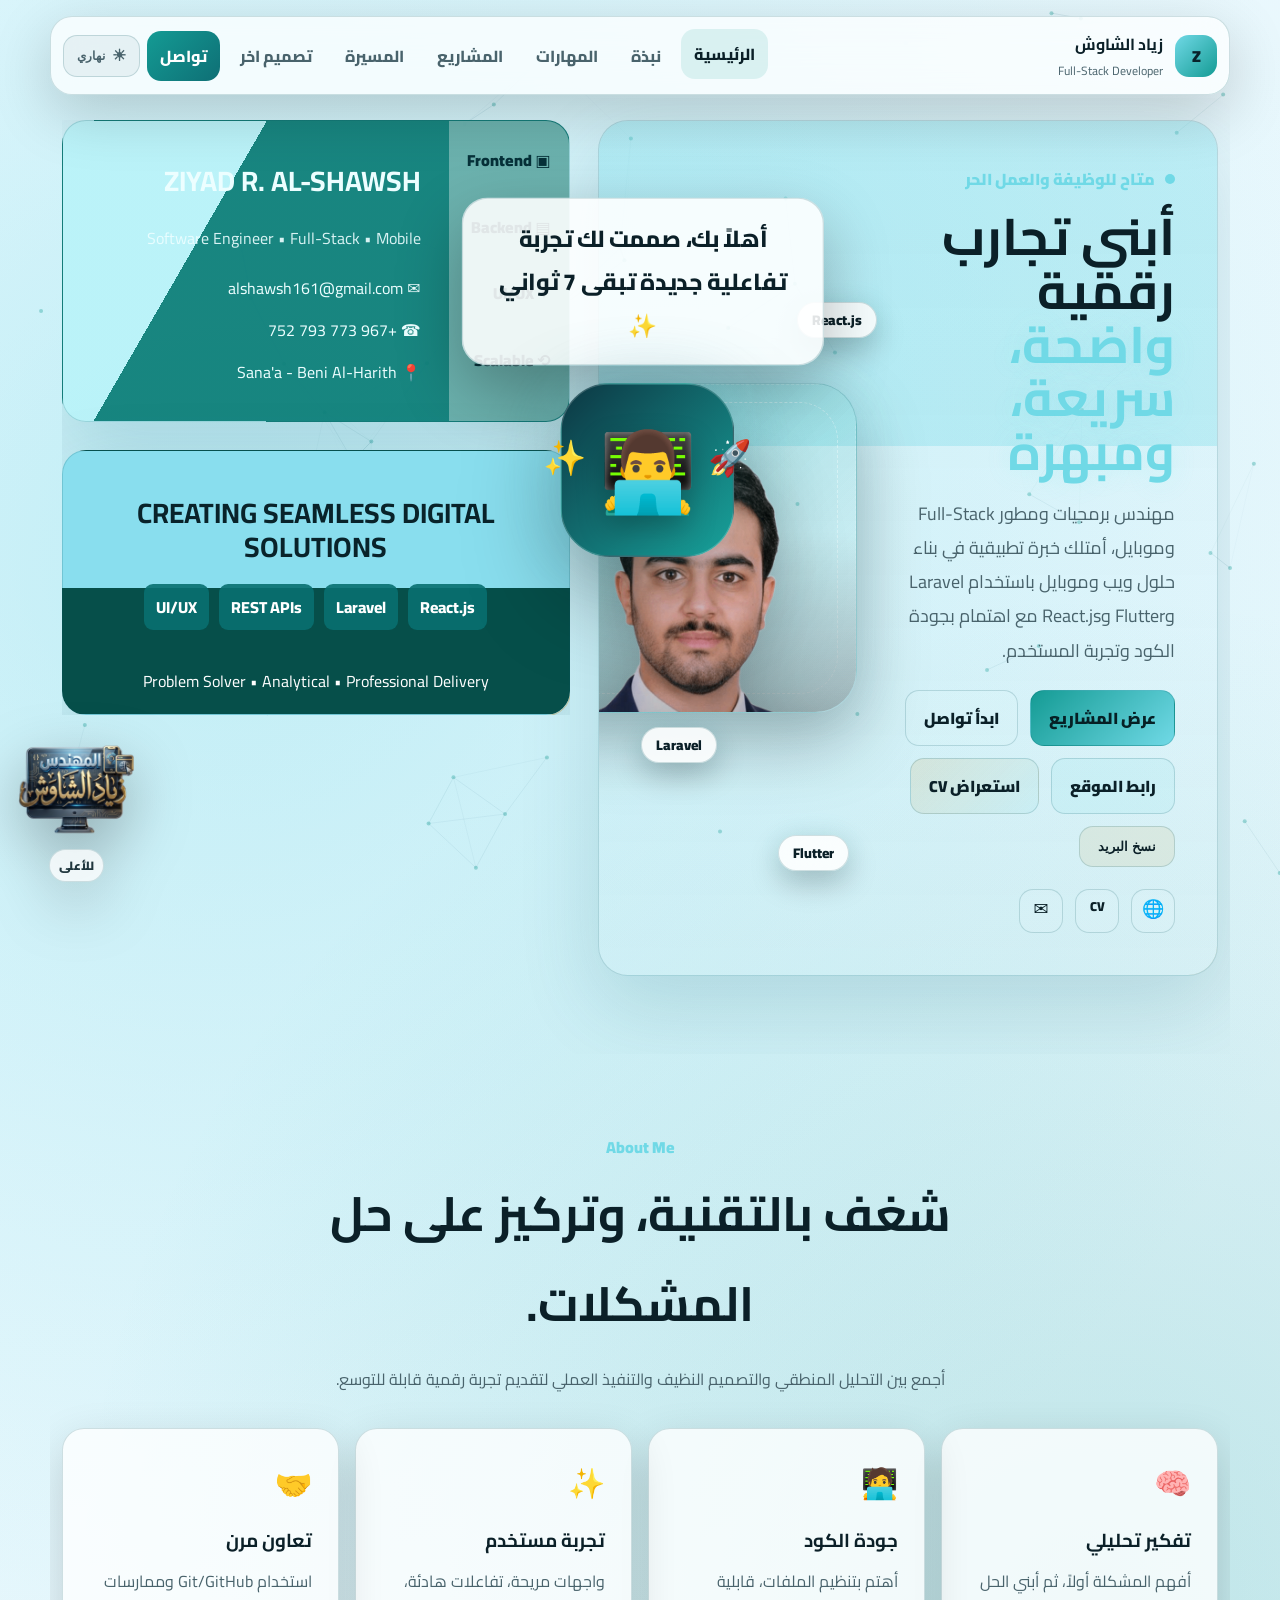
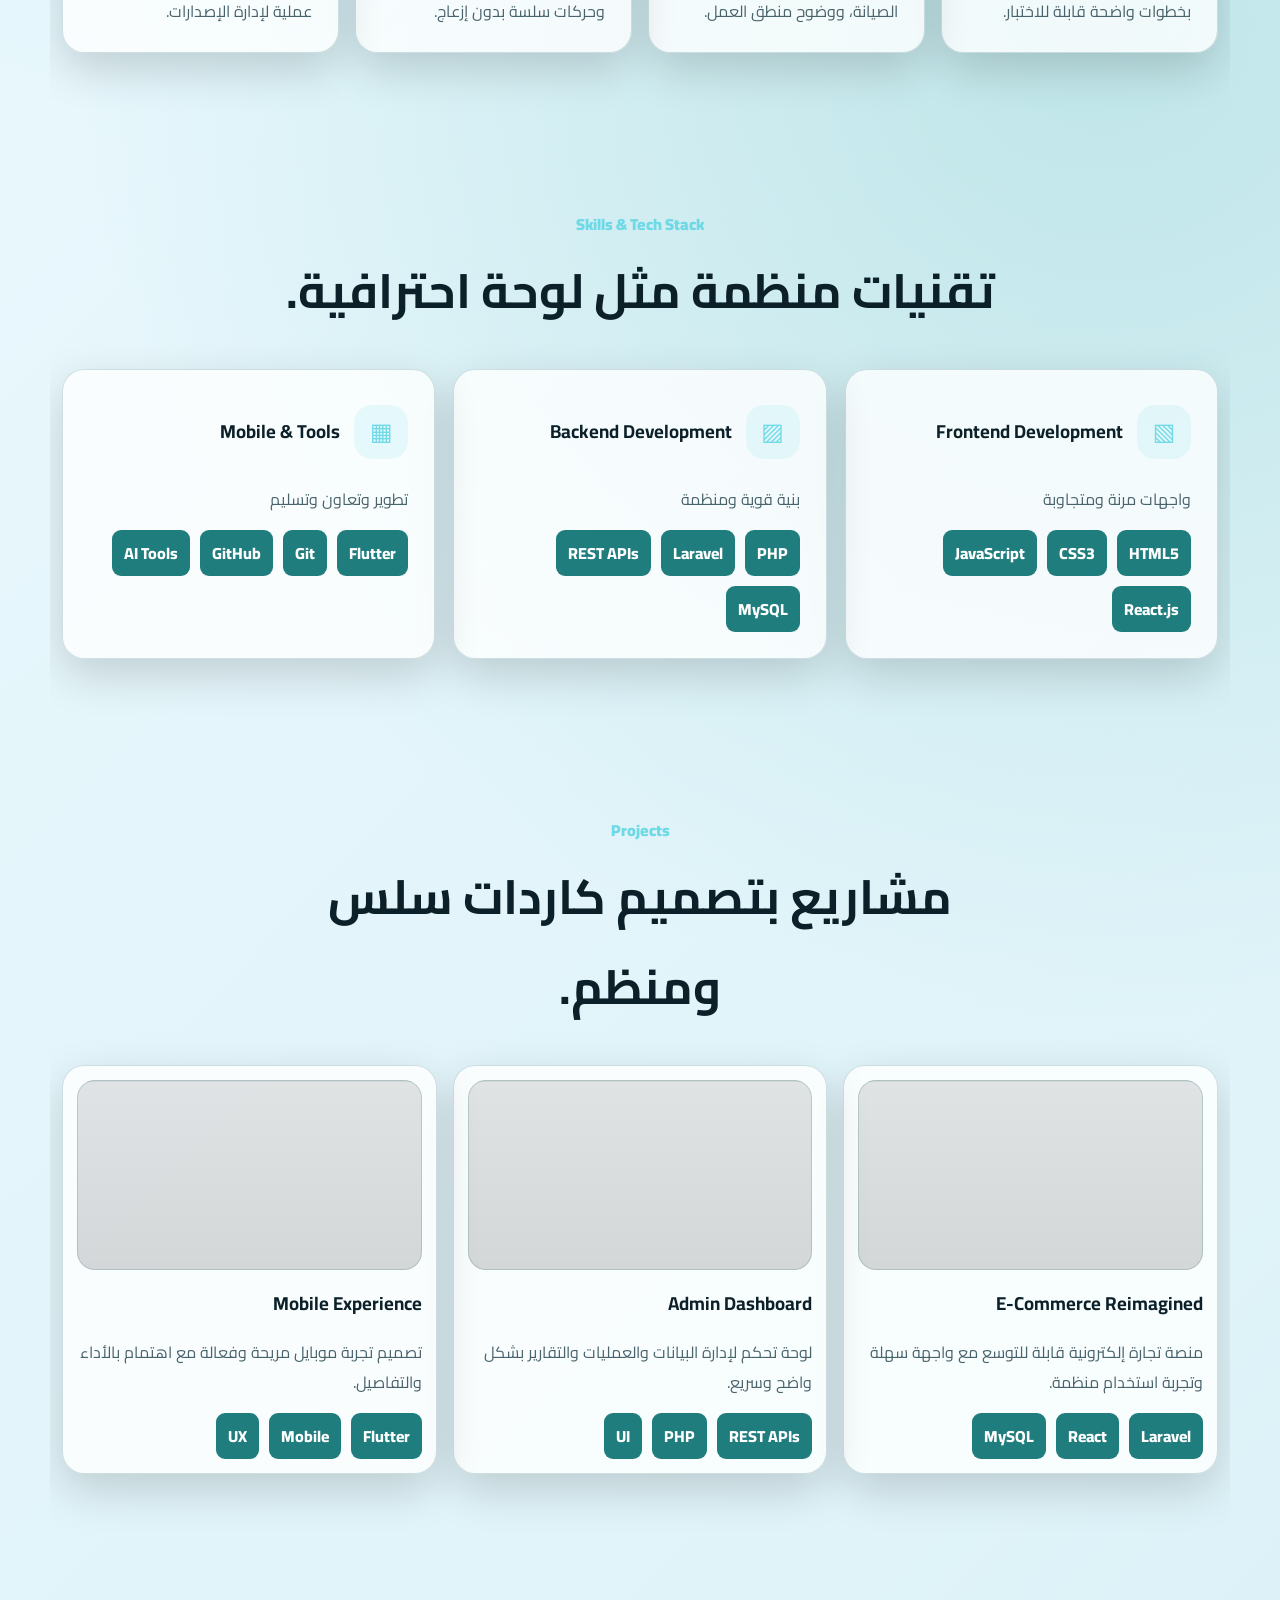
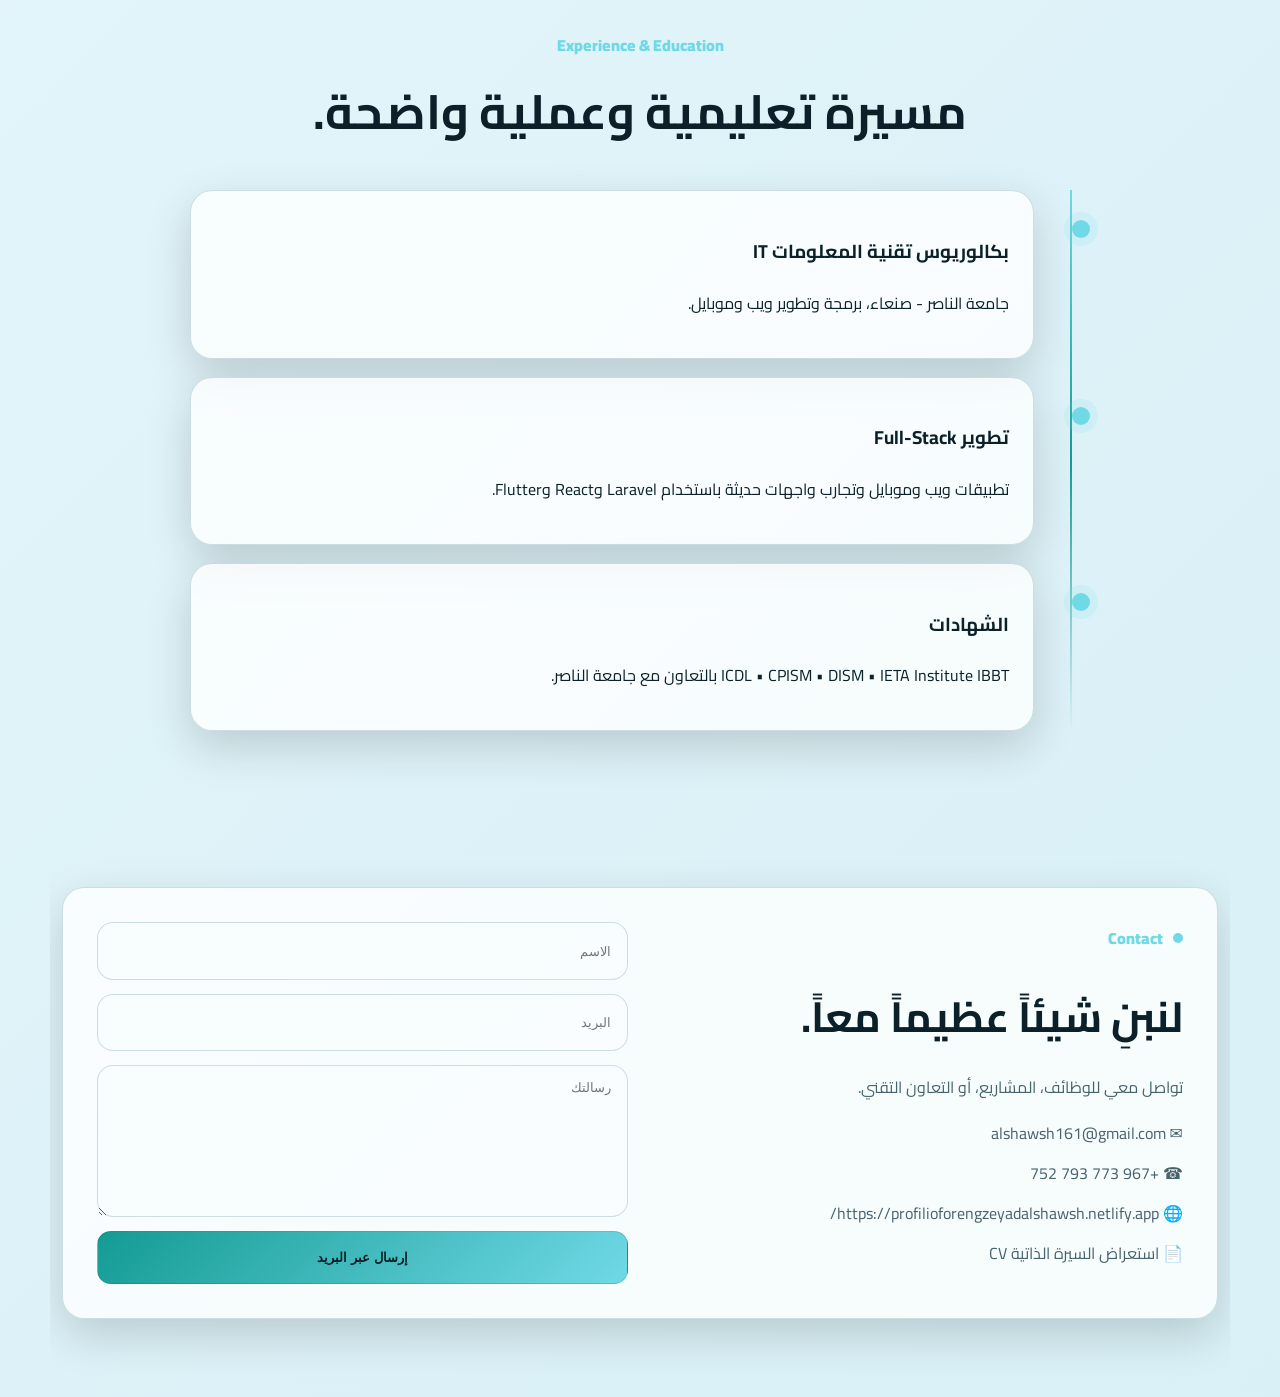
<file: index.html>
<!doctype html>
<html lang="ar" dir="rtl">
<head>
  <meta charset="utf-8" />
  <meta name="viewport" content="width=device-width, initial-scale=1" />
  <title>زياد الشاوش | Full-Stack Portfolio</title>
  <meta name="description" content="Portfolio حديث للمهندس زياد راجح أحمد الشاوش - Full-Stack & Mobile Developer." />
  <link rel="preconnect" href="https://fonts.googleapis.com">
  <link rel="preconnect" href="https://fonts.gstatic.com" crossorigin>
  <link href="https://fonts.googleapis.com/css2?family=Cairo:wght@300;400;600;700;800;900&display=swap" rel="stylesheet">
  <link rel="stylesheet" href="styles.css" />
</head>
<body>
  <canvas id="ambientCanvas" class="ambient-canvas" aria-hidden="true"></canvas>
  <div class="page-glow" aria-hidden="true"></div>
  <div class="scroll-line" aria-hidden="true"><span id="scrollProgress"></span></div>

  <header class="topbar" id="top">
    <a href="#home" class="brand" data-section-name="الرئيسية" aria-label="العودة إلى الرئيسية">
      <span class="brand-icon">Z</span>
      <span><strong>زياد الشاوش</strong><small>Full-Stack Developer</small></span>
    </a>

    <button class="menu-btn" id="menuBtn" type="button" aria-label="فتح القائمة" aria-controls="navMenu" aria-expanded="false">☰</button>

    <nav class="nav" id="navMenu" aria-label="القائمة الرئيسية">
      <a href="#home" class="nav-link active" data-tab="الرئيسية">الرئيسية</a>
      <a href="#about" class="nav-link" data-tab="نبذة عني">نبذة</a>
      <a href="#skills" class="nav-link" data-tab="المهارات">المهارات</a>
      <a href="#projects" class="nav-link" data-tab="المشاريع">المشاريع</a>
      <a href="#journey" class="nav-link" data-tab="التعليم والخبرة">المسيرة</a>
      <a class="nav-link" href="/./ziad_portfolio_live_avatar/index.html">تصميم اخر</a>
      <a href="#contact" class="nav-link nav-cta" data-tab="التواصل">تواصل</a>
      <button class="theme-switch" id="themeSwitch" type="button" aria-label="تفعيل الوضع النهاري">
        <span class="theme-icon" aria-hidden="true">☾</span>
        <span class="theme-text">ليلي</span>
      </button>
    </nav>
  </header>

  <main>
    <section class="hero section" id="home" data-section="الرئيسية">
      <div class="hero-card screen-card reveal">
        <div class="hero-copy">
          <p class="mini-label"><span></span> متاح للوظيفة والعمل الحر</p>
          <h1>أبني تجارب رقمية <em>واضحة، سريعة، ومبهرة</em></h1>
          <p class="hero-text">مهندس برمجيات ومطور Full-Stack وموبايل، أمتلك خبرة تطبيقية في بناء حلول ويب وموبايل باستخدام Laravel وFlutter وReact.js مع اهتمام بجودة الكود وتجربة المستخدم.</p>

          <div class="hero-actions">
            <a class="btn primary nav-link-action" href="#projects" data-tab="المشاريع">عرض المشاريع</a>
            <a class="btn ghost nav-link-action" href="#contact" data-tab="التواصل">ابدأ تواصل</a>
            <a class="btn website-btn" href="https://calm-praline-f59ab1.netlify.app" target="_blank" rel="noopener noreferrer">رابط الموقع</a>
            <a class="btn cv-btn" href="assets/cv.png" target="_blank" rel="noopener noreferrer">استعراض CV</a>
            <button class="btn soft" id="copyEmail" type="button">نسخ البريد</button>
          </div>

          <div class="social-mini" aria-label="روابط سريعة">
            <a href="https://profilioforengzeyadalshawsh.netlify.app/" target="_blank" rel="noopener noreferrer" aria-label="فتح الموقع الشخصي">الموقع</a>
            <a href="assets/cv.png" target="_blank" rel="noopener noreferrer" aria-label="استعراض السيرة الذاتية">CV</a>
            <a href="mailto:alshawsh161@gmail.com" aria-label="إرسال بريد إلكتروني">Email</a>
          </div>
        </div>

        <div class="hero-person">
          <div class="portrait-orbit">
            <span class="orbit orbit-1"></span>
            <span class="orbit orbit-2"></span>
            <img src="assets/me.png" alt="صورة زياد الشاوش" />
          </div>
          <div class="floating-stat fs1">React.js</div>
          <div class="floating-stat fs2">Laravel</div>
          <div class="floating-stat fs3">Flutter</div>
        </div>
      </div>

      <aside class="business-stack reveal">
        <article class="business-card card-teal tilt-card">
          <div class="side-icons">
            <span>▣ Frontend</span>
            <span>▤ Backend</span>
            <span>✦ UI/UX</span>
            <span>⟲ Scalable</span>
          </div>
          <div>
            <h2>ZIYAD R. AL-SHAWSH</h2>
            <p>Software Engineer • Full-Stack • Mobile</p>
            <ul>
              <li><a href="mailto:alshawsh161@gmail.com">✉ alshawsh161@gmail.com</a></li>
              <li><a href="tel:+967773793752">☎ +967 773 793 752</a></li>
              <li><a href="https://www.google.com/maps/search/?api=1&query=Sana%27a%20Beni%20Al-Harith" target="_blank" rel="noopener noreferrer">📍 Sana'a - Beni Al-Harith</a></li>
            </ul>
          </div>
        </article>

        <article class="quote-card tilt-card">
          <h3>CREATING SEAMLESS DIGITAL SOLUTIONS</h3>
          <div><span>React.js</span><span>Laravel</span><span>REST APIs</span><span>UI/UX</span></div>
          <p>Problem Solver • Analytical • Professional Delivery</p>
        </article>
      </aside>
    </section>

    <section class="section about" id="about" data-section="نبذة عني">
      <div class="section-head reveal">
        <span>About Me</span>
        <h2>شغف بالتقنية، وتركيز على حل المشكلات.</h2>
        <p>أجمع بين التحليل المنطقي والتصميم النظيف والتنفيذ العملي لتقديم تجربة رقمية قابلة للتوسع.</p>
      </div>
      <div class="about-grid">
        <article class="info-card reveal smooth-card"><i>🧠</i><h3>تفكير تحليلي</h3><p>أفهم المشكلة أولاً، ثم أبني الحل بخطوات واضحة قابلة للاختبار.</p></article>
        <article class="info-card reveal smooth-card"><i>🧑‍💻</i><h3>جودة الكود</h3><p>أهتم بتنظيم الملفات، قابلية الصيانة، ووضوح منطق العمل.</p></article>
        <article class="info-card reveal smooth-card"><i>✨</i><h3>تجربة مستخدم</h3><p>واجهات مريحة، تفاعلات هادئة، وحركات سلسة بدون إزعاج.</p></article>
        <article class="info-card reveal smooth-card"><i>🤝</i><h3>تعاون مرن</h3><p>استخدام Git/GitHub وممارسات عملية لإدارة الإصدارات.</p></article>
      </div>
    </section>

    <section class="section skills" id="skills" data-section="المهارات">
      <div class="section-head reveal"><span>Skills & Tech Stack</span><h2>تقنيات منظمة مثل لوحة احترافية.</h2></div>
      <div class="skills-board reveal">
        <article class="skill-box smooth-card"><header><span>▧</span><h3>Frontend Development</h3></header><p>واجهات مرنة ومتجاوبة</p><div class="chips"><span>HTML5</span><span>CSS3</span><span>JavaScript</span><span>React.js</span></div></article>
        <article class="skill-box smooth-card"><header><span>▨</span><h3>Backend Development</h3></header><p>بنية قوية ومنظمة</p><div class="chips"><span>PHP</span><span>Laravel</span><span>REST APIs</span><span>MySQL</span></div></article>
        <article class="skill-box smooth-card"><header><span>▦</span><h3>Mobile & Tools</h3></header><p>تطوير وتعاون وتسليم</p><div class="chips"><span>Flutter</span><span>Git</span><span>GitHub</span><span>AI Tools</span></div></article>
      </div>
    </section>

    <section class="section projects" id="projects" data-section="المشاريع">
      <div class="section-head reveal"><span>Projects</span><h2>مشاريع بتصميم كاردات سلس ومنظم.</h2></div>
      <div class="project-grid">
        <article class="project-card reveal smooth-card"><div class="project-img img1"></div><h3>E-Commerce Reimagined</h3><p>منصة تجارة إلكترونية قابلة للتوسع مع واجهة سهلة وتجربة استخدام منظمة.</p><div class="project-tags"><span>Laravel</span><span>React</span><span>MySQL</span></div></article>
        <article class="project-card reveal smooth-card"><div class="project-img img2"></div><h3>Admin Dashboard</h3><p>لوحة تحكم لإدارة البيانات والعمليات والتقارير بشكل واضح وسريع.</p><div class="project-tags"><span>REST APIs</span><span>PHP</span><span>UI</span></div></article>
        <article class="project-card reveal smooth-card"><div class="project-img img3"></div><h3>Mobile Experience</h3><p>تصميم تجربة موبايل مريحة وفعالة مع اهتمام بالأداء والتفاصيل.</p><div class="project-tags"><span>Flutter</span><span>Mobile</span><span>UX</span></div></article>
      </div>
    </section>

    <section class="section journey" id="journey" data-section="التعليم والخبرة">
      <div class="section-head reveal"><span>Experience & Education</span><h2>مسيرة تعليمية وعملية واضحة.</h2></div>
      <div class="timeline reveal">
        <article><b></b><div class="smooth-card"><h3>بكالوريوس تقنية المعلومات IT</h3><p>جامعة الناصر - صنعاء، برمجة وتطوير ويب وموبايل.</p></div></article>
        <article><b></b><div class="smooth-card"><h3>تطوير Full-Stack</h3><p>تطبيقات ويب وموبايل وتجارب واجهات حديثة باستخدام Laravel وReact وFlutter.</p></div></article>
        <article><b></b><div class="smooth-card"><h3>الشهادات</h3><p>ICDL • CPISM • DISM • IETA Institute IBBT بالتعاون مع جامعة الناصر.</p></div></article>
      </div>
    </section>

    <section class="section contact" id="contact" data-section="التواصل">
      <div class="contact-panel reveal smooth-card">
        <div>
          <span class="mini-label"><span></span> Contact</span>
          <h2>لنبنِ شيئاً عظيماً معاً.</h2>
          <p>تواصل معي للوظائف، المشاريع، أو التعاون التقني.</p>
          <ul>
            <li><a href="mailto:alshawsh161@gmail.com">✉ alshawsh161@gmail.com</a></li>
            <li><a href="tel:+967773793752">☎ +967 773 793 752</a></li>
            <li><a class="inline-link" href="https://profilioforengzeyadalshawsh.netlify.app/" target="_blank" rel="noopener noreferrer">🌐 https://profilioforengzeyadalshawsh.netlify.app/</a></li>
            <li><a class="inline-link" href="assets/cv.png" target="_blank" rel="noopener noreferrer">📄 استعراض السيرة الذاتية CV</a></li>
          </ul>
        </div>
        <form id="contactForm">
          <input name="name" required placeholder="الاسم" autocomplete="name">
          <input name="email" type="email" required placeholder="البريد" autocomplete="email">
          <textarea name="message" required placeholder="رسالتك"></textarea>
          <button class="btn primary" type="submit">إرسال عبر البريد</button>
        </form>
      </div>
    </section>
  </main>

  <div class="live-avatar" id="liveAvatar" aria-live="polite">
    <div class="avatar-bubble" id="avatarBubble">مرحباً، سأفتح لك القسم الآن ✨</div>
    <div class="avatar-body">
      <div class="avatar-screen">👨‍💻</div>
      <div class="avatar-hand hand-l">✨</div>
      <div class="avatar-hand hand-r">🚀</div>
    </div>
  </div>

  <a href="#home" class="floating-logo" id="floatingLogo" aria-label="شعار زياد - العودة للأعلى">
    <img src="assets/logo.png" alt="شعار زياد الشاوش" />
    <span>للأعلى</span>
  </a>

  <div class="toast" id="toast" role="status" aria-live="polite"></div>
  <script src="app.js"></script>
</body>
</html>
</file>
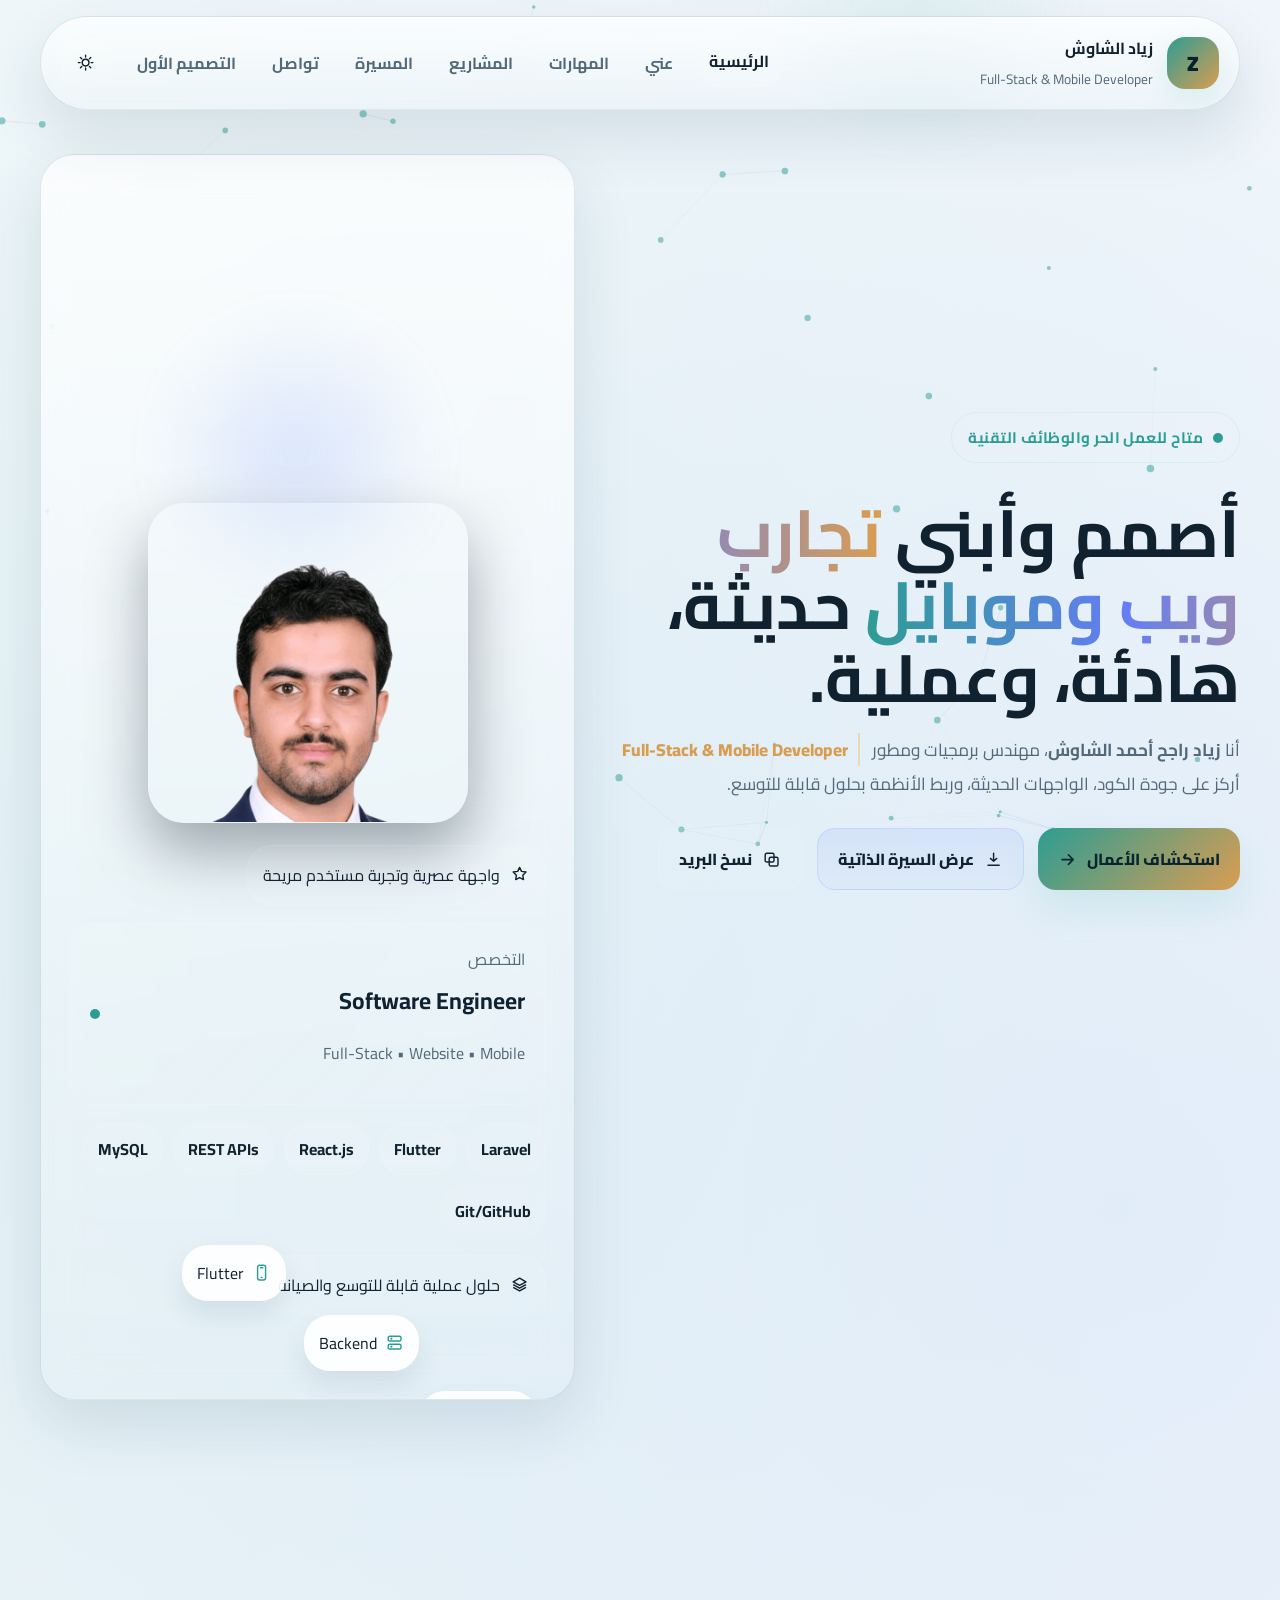
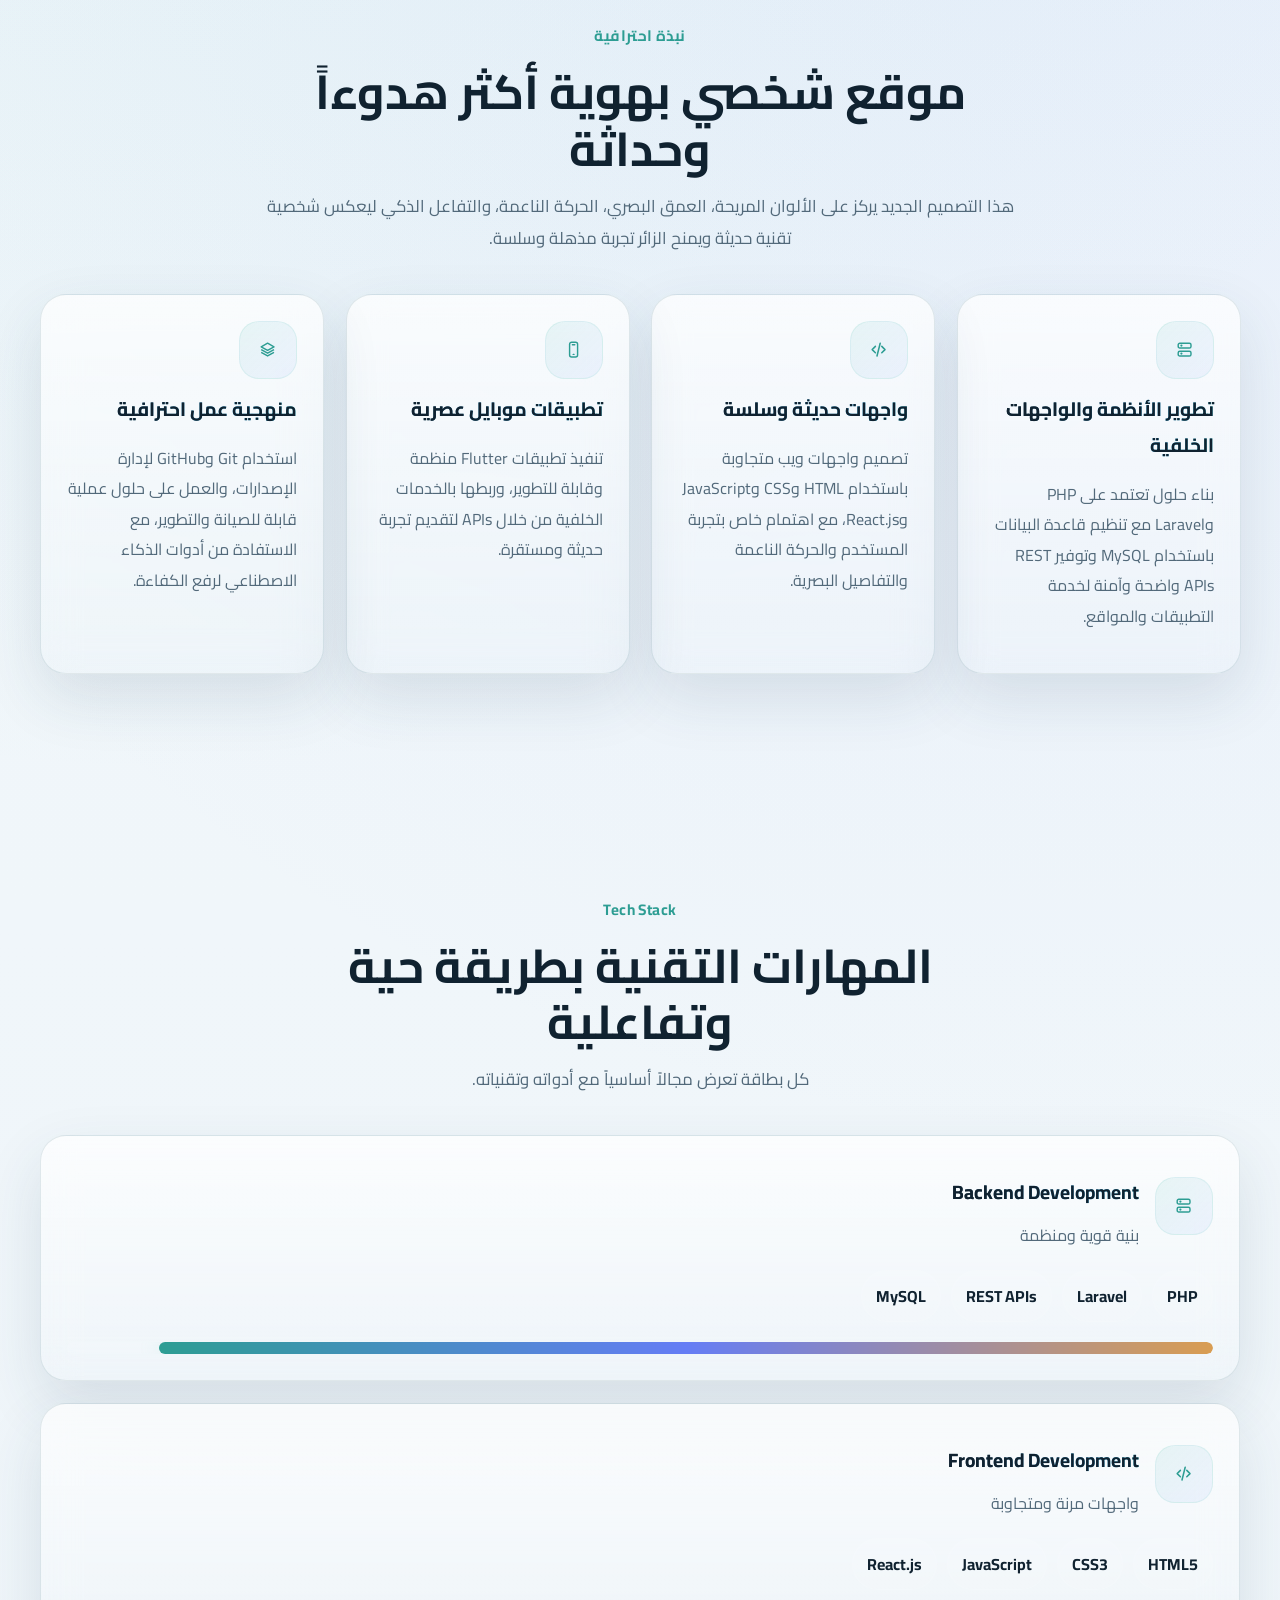
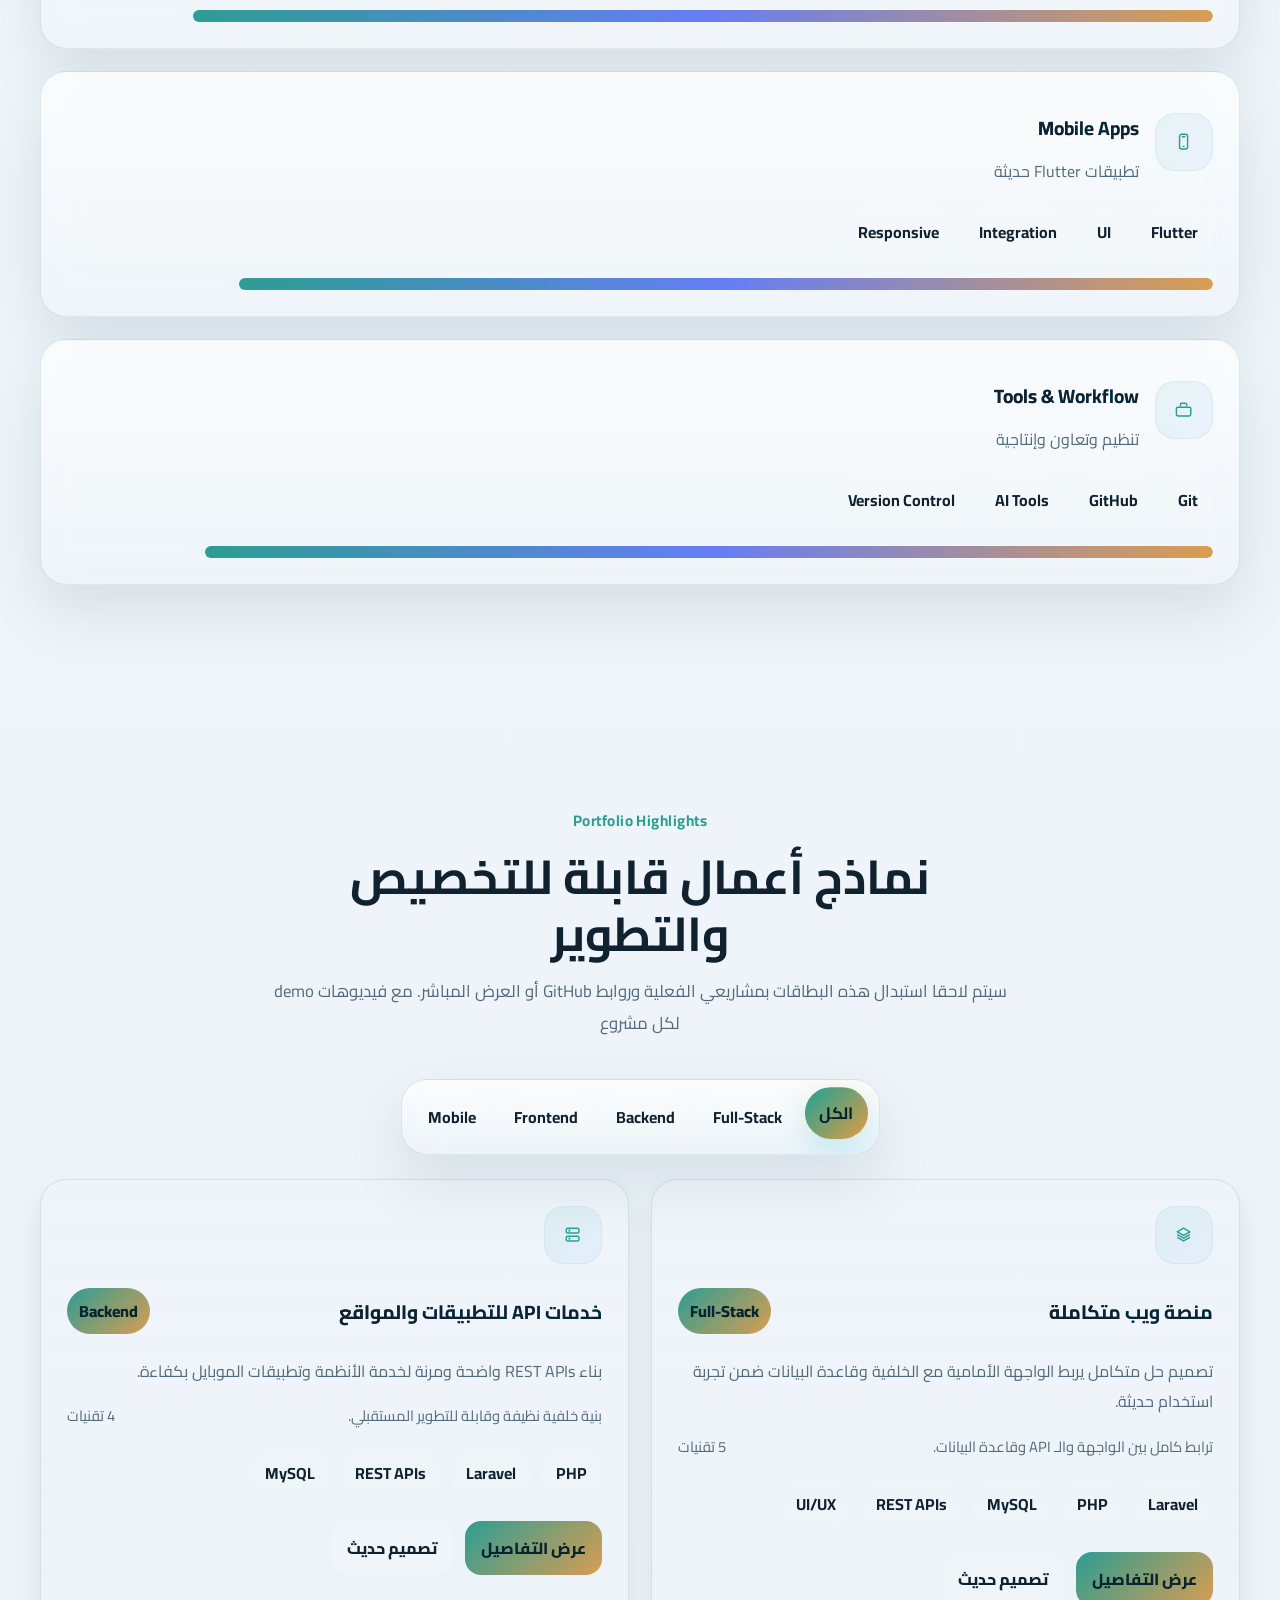
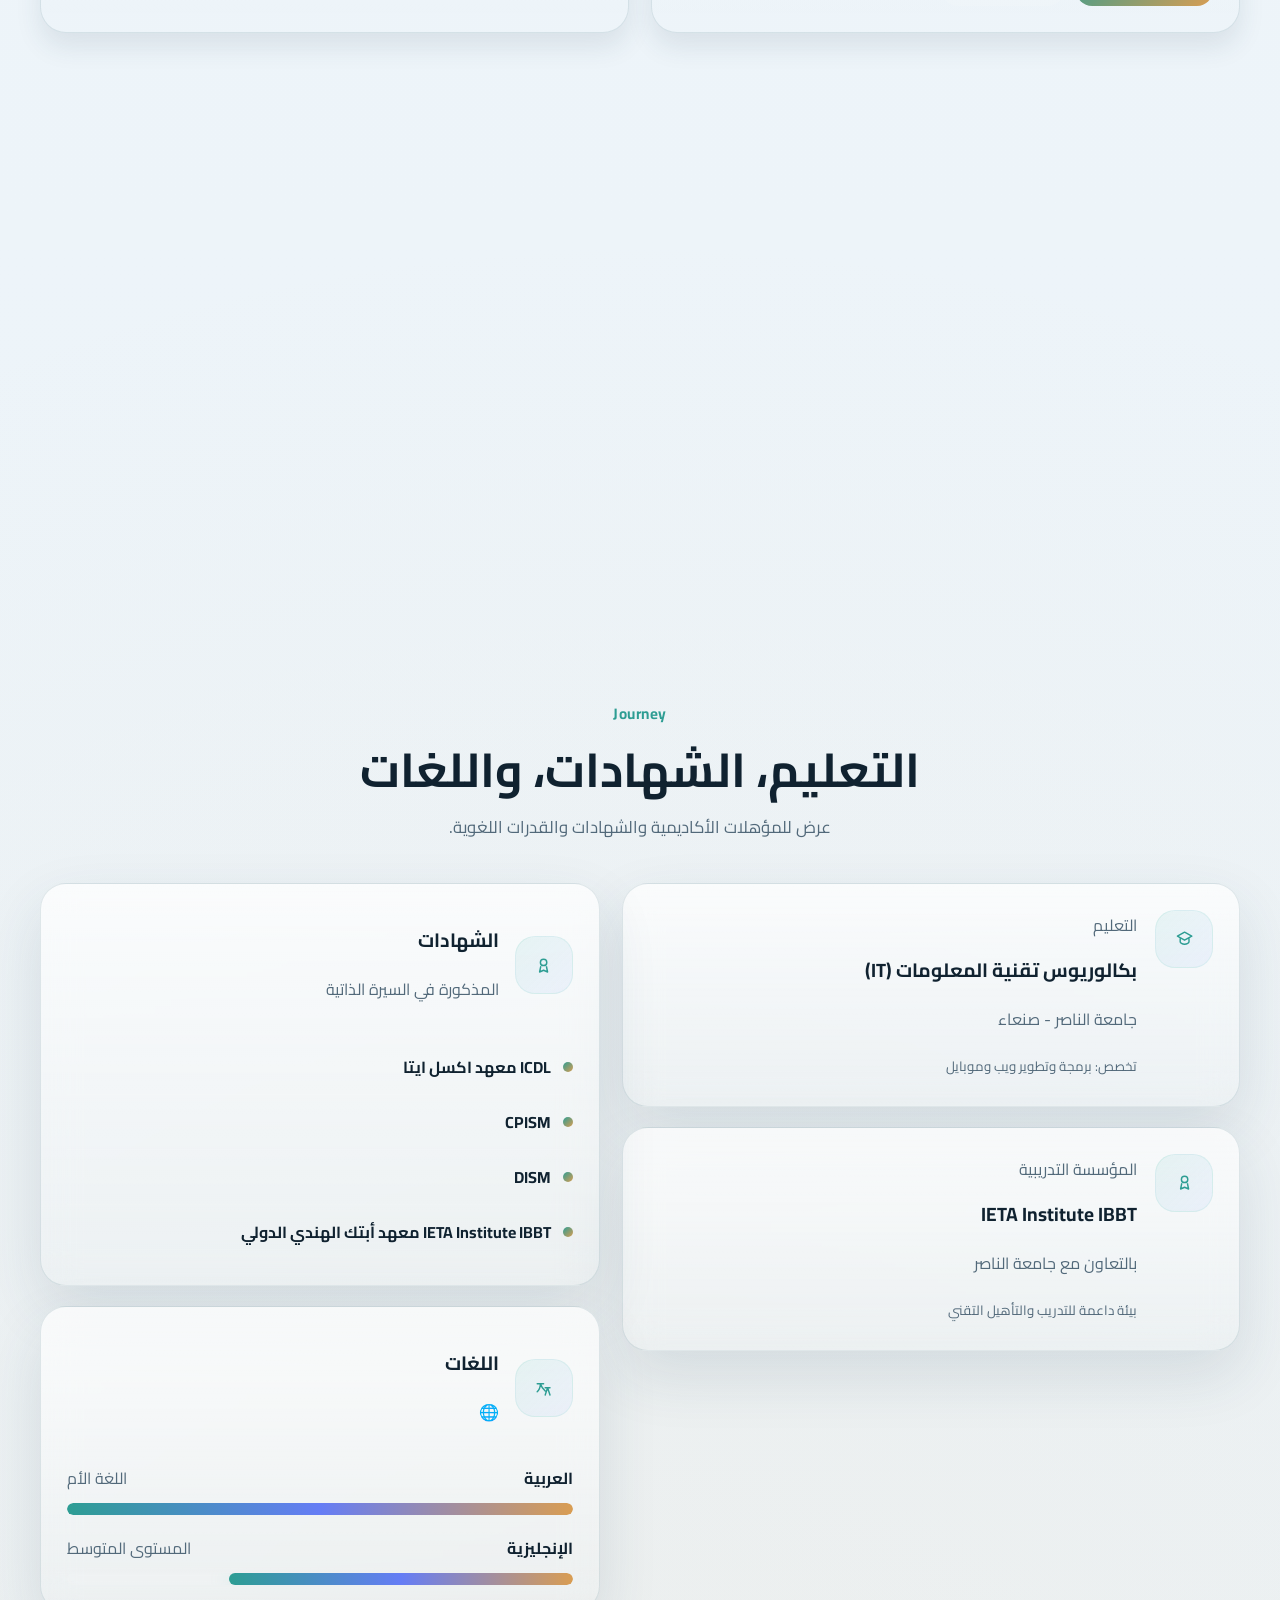
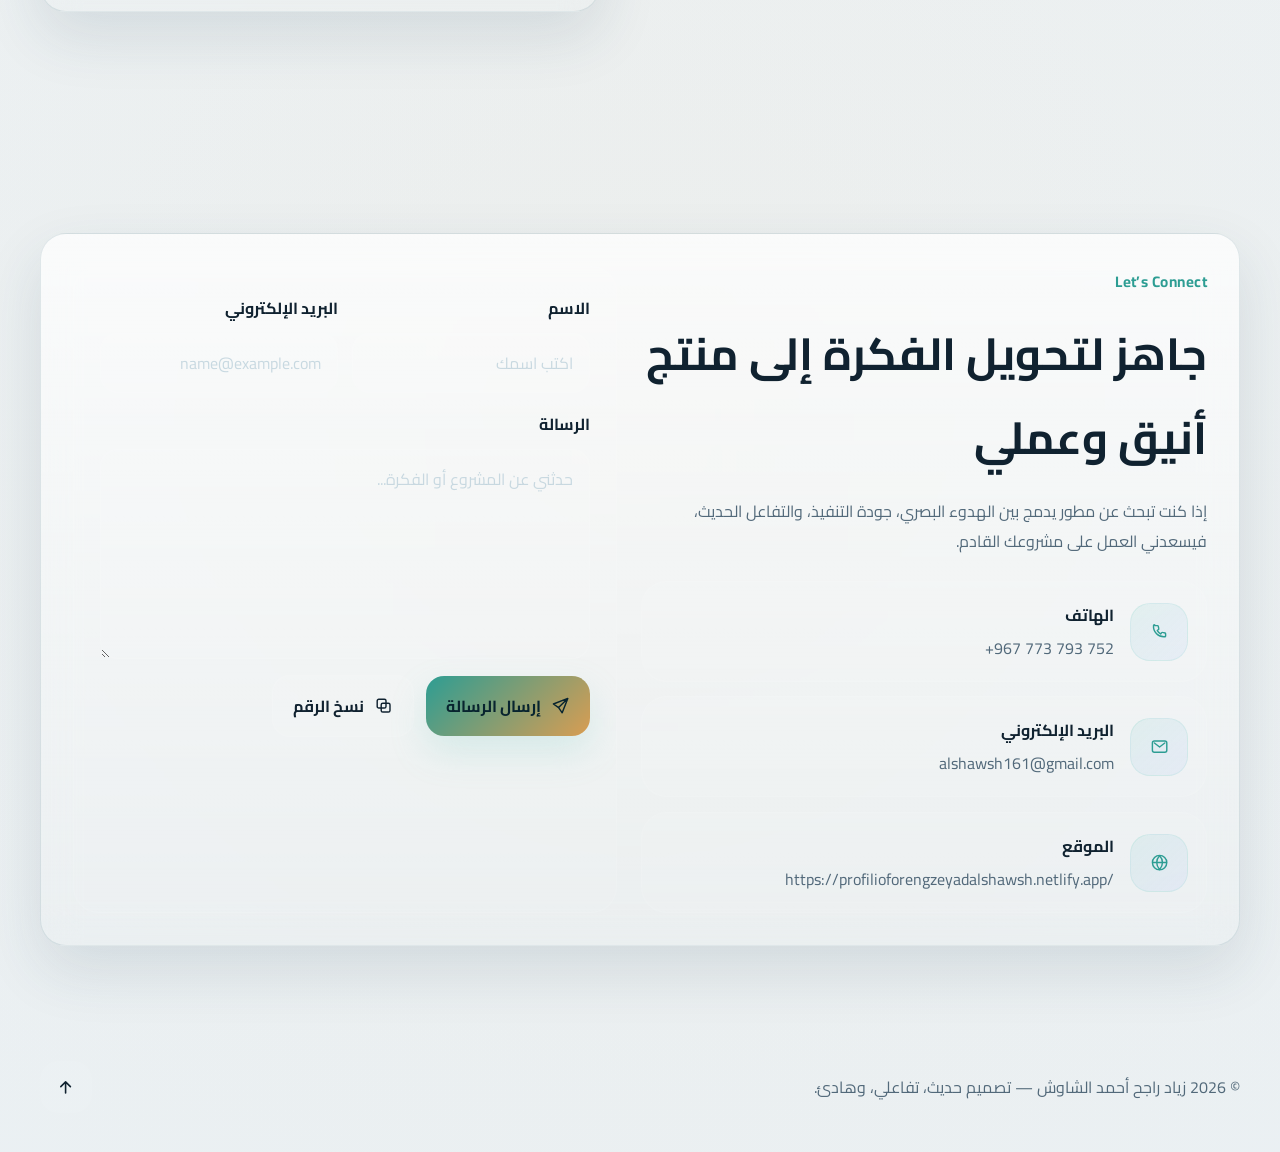
<file: ziad_portfolio_live_avatar/index.html>
<!doctype html>
<html lang="ar" dir="rtl">
<head>
  <meta charset="utf-8" />
  <meta name="viewport" content="width=device-width, initial-scale=1" />
  <meta name="description" content="بورتفوليو زياد راجح أحمد الشاوش - مهندس برمجيات ومطور Full-Stack وMobile بتصميم حديث وحي وتفاعلي." />
  <meta name="theme-color" content="#0f2a38" />
  <title>زياد الشاوش | Portfolio</title>
  <link rel="preconnect" href="https://fonts.googleapis.com">
  <link rel="preconnect" href="https://fonts.gstatic.com" crossorigin>
  <link href="https://fonts.googleapis.com/css2?family=Cairo:wght@300;400;500;600;700;800;900&display=swap" rel="stylesheet">
  <link rel="stylesheet" href="styles.css" />
</head>
<body>
  <svg class="svg-sprite" aria-hidden="true" focusable="false">
    <symbol id="i-menu" viewBox="0 0 24 24"><path d="M4 7h16M4 12h16M4 17h16" fill="none" stroke="currentColor" stroke-width="2" stroke-linecap="round"/></symbol>
    <symbol id="i-close" viewBox="0 0 24 24"><path d="M6 6l12 12M18 6L6 18" fill="none" stroke="currentColor" stroke-width="2" stroke-linecap="round"/></symbol>
    <symbol id="i-moon" viewBox="0 0 24 24"><path d="M20 15.5A8.5 8.5 0 0 1 8.5 4a7.2 7.2 0 1 0 11.5 11.5Z" fill="none" stroke="currentColor" stroke-width="1.7" stroke-linejoin="round"/></symbol>
    <symbol id="i-sun" viewBox="0 0 24 24"><circle cx="12" cy="12" r="4.2" fill="none" stroke="currentColor" stroke-width="1.8"/><path d="M12 2.8v2.4M12 18.8v2.4M21.2 12h-2.4M5.2 12H2.8M18.5 5.5l-1.7 1.7M7.2 16.8l-1.7 1.7M18.5 18.5l-1.7-1.7M7.2 7.2 5.5 5.5" fill="none" stroke="currentColor" stroke-width="1.7" stroke-linecap="round"/></symbol>
    <symbol id="i-arrow" viewBox="0 0 24 24"><path d="M5 12h14M13 6l6 6-6 6" fill="none" stroke="currentColor" stroke-width="2" stroke-linecap="round" stroke-linejoin="round"/></symbol>
    <symbol id="i-user" viewBox="0 0 24 24"><path d="M12 12.5a4.5 4.5 0 1 0 0-9 4.5 4.5 0 0 0 0 9Zm-7 7.5a7 7 0 0 1 14 0" fill="none" stroke="currentColor" stroke-width="1.9" stroke-linecap="round"/></symbol>
    <symbol id="i-code" viewBox="0 0 24 24"><path d="M8 8 4 12l4 4M16 8l4 4-4 4M14 4l-4 16" fill="none" stroke="currentColor" stroke-width="1.9" stroke-linecap="round" stroke-linejoin="round"/></symbol>
    <symbol id="i-server" viewBox="0 0 24 24"><rect x="4" y="4" width="16" height="6" rx="2" fill="none" stroke="currentColor" stroke-width="1.8"/><rect x="4" y="14" width="16" height="6" rx="2" fill="none" stroke="currentColor" stroke-width="1.8"/><path d="M8 7h.01M8 17h.01" fill="none" stroke="currentColor" stroke-width="2.8" stroke-linecap="round"/></symbol>
    <symbol id="i-mobile" viewBox="0 0 24 24"><rect x="7" y="2.8" width="10" height="18.4" rx="2.5" fill="none" stroke="currentColor" stroke-width="1.8"/><path d="M10.5 6h3M11.5 18h1" fill="none" stroke="currentColor" stroke-width="1.8" stroke-linecap="round"/></symbol>
    <symbol id="i-layers" viewBox="0 0 24 24"><path d="m12 4 8 4.5-8 4.5-8-4.5L12 4Zm8 8L12 16.5 4 12M20 15.5 12 20l-8-4.5" fill="none" stroke="currentColor" stroke-width="1.8" stroke-linejoin="round"/></symbol>
    <symbol id="i-briefcase" viewBox="0 0 24 24"><path d="M8 7V5.8A1.8 1.8 0 0 1 9.8 4h4.4A1.8 1.8 0 0 1 16 5.8V7M4.5 9h15a1.5 1.5 0 0 1 1.5 1.5v7A2.5 2.5 0 0 1 18.5 20h-13A2.5 2.5 0 0 1 3 17.5v-7A1.5 1.5 0 0 1 4.5 9Z" fill="none" stroke="currentColor" stroke-width="1.8" stroke-linecap="round" stroke-linejoin="round"/></symbol>
    <symbol id="i-mail" viewBox="0 0 24 24"><rect x="3" y="5" width="18" height="14" rx="2.4" fill="none" stroke="currentColor" stroke-width="1.8"/><path d="m5.5 7.5 6.5 5 6.5-5" fill="none" stroke="currentColor" stroke-width="1.8" stroke-linecap="round" stroke-linejoin="round"/></symbol>
    <symbol id="i-phone" viewBox="0 0 24 24"><path d="M6.6 4.5h2.8c.4 0 .8.3.9.7l.7 3.1a1 1 0 0 1-.3 1l-1.6 1.4a14.7 14.7 0 0 0 4.2 4.2l1.4-1.6a1 1 0 0 1 1-.3l3.1.7c.4.1.7.5.7.9v2.8a1.1 1.1 0 0 1-1 1.1c-8.1.6-14.7-6-14.1-14.1a1.1 1.1 0 0 1 1-1Z" fill="none" stroke="currentColor" stroke-width="1.8" stroke-linejoin="round"/></symbol>
    <symbol id="i-globe" viewBox="0 0 24 24"><circle cx="12" cy="12" r="9" fill="none" stroke="currentColor" stroke-width="1.8"/><path d="M3.5 12h17M12 3.5c2.3 2.3 3.6 5.3 3.6 8.5s-1.3 6.2-3.6 8.5M12 3.5C9.7 5.8 8.4 8.8 8.4 12s1.3 6.2 3.6 8.5" fill="none" stroke="currentColor" stroke-width="1.8" stroke-linecap="round"/></symbol>
    <symbol id="i-copy" viewBox="0 0 24 24"><rect x="9" y="9" width="11" height="11" rx="2" fill="none" stroke="currentColor" stroke-width="1.8"/><rect x="4" y="4" width="11" height="11" rx="2" fill="none" stroke="currentColor" stroke-width="1.8"/></symbol>
    <symbol id="i-download" viewBox="0 0 24 24"><path d="M12 4v10M8 10.5 12 14l4-3.5M5 19h14" fill="none" stroke="currentColor" stroke-width="1.8" stroke-linecap="round" stroke-linejoin="round"/></symbol>
    <symbol id="i-cap" viewBox="0 0 24 24"><path d="m12 4 9 5-9 5-9-5 9-5Zm-5.5 8.2V16c0 1.2 2.4 3 5.5 3s5.5-1.8 5.5-3v-3.8" fill="none" stroke="currentColor" stroke-width="1.8" stroke-linecap="round" stroke-linejoin="round"/></symbol>
    <symbol id="i-award" viewBox="0 0 24 24"><circle cx="12" cy="8" r="4" fill="none" stroke="currentColor" stroke-width="1.8"/><path d="M8.5 12.8 7 20l5-2.2L17 20l-1.5-7.2" fill="none" stroke="currentColor" stroke-width="1.8" stroke-linejoin="round"/></symbol>
    <symbol id="i-language" viewBox="0 0 24 24"><path d="M4 6h8M8 6c0 5-2.2 8.3-4 10M8 6c1.1 3.5 3.2 6.5 6 9M14 11h6M17 11l3 9M14 20l3-9" fill="none" stroke="currentColor" stroke-width="1.8" stroke-linecap="round" stroke-linejoin="round"/></symbol>
    <symbol id="i-star" viewBox="0 0 24 24"><path d="m12 3 2.4 5 5.6.8-4 3.9.9 5.5L12 15.9 7.1 18.2l.9-5.5-4-3.9 5.6-.8L12 3Z" fill="none" stroke="currentColor" stroke-width="1.8" stroke-linejoin="round"/></symbol>
    <symbol id="i-send" viewBox="0 0 24 24"><path d="M21 3 9.5 14.5M21 3 14 21l-4.5-6.5L3 10 21 3Z" fill="none" stroke="currentColor" stroke-width="1.8" stroke-linejoin="round" stroke-linecap="round"/></symbol>
  </svg>

  <a class="skip-link" href="#main">تخطي إلى المحتوى</a>

  <div class="page-noise" aria-hidden="true"></div>
  <div class="cursor-glow" id="cursorGlow" aria-hidden="true"></div>
  <canvas class="network-canvas" id="networkCanvas" aria-hidden="true"></canvas>


  <!-- Interactive living avatar layer -->
  <div class="avatar-stage" id="avatarStage" aria-hidden="true">
    <div class="avatar-beam" id="avatarBeam"></div>
    <div class="avatar-bubble" id="avatarBubble">جاهز أفتح لك أي تبويب ✨</div>
    <div class="avatar-orbit" aria-hidden="true">
      <span class="avatar-orbit__emoji avatar-orbit__emoji--one">💫</span>
      <span class="avatar-orbit__emoji avatar-orbit__emoji--two">⚡</span>
      <span class="avatar-orbit__emoji avatar-orbit__emoji--three">🌈</span>
      <span class="avatar-orbit__emoji avatar-orbit__emoji--four">🚀</span>
    </div>
    <div class="avatar-character" id="liveAvatar">
      <span class="avatar-glow"></span>
      <span class="avatar-shadow"></span>
      <span class="avatar-body">
        <span class="avatar-head">
          <span class="avatar-eye avatar-eye--left"></span>
          <span class="avatar-eye avatar-eye--right"></span>
          <span class="avatar-mouth"></span>
          <span class="avatar-cheek avatar-cheek--left"></span>
          <span class="avatar-cheek avatar-cheek--right"></span>
        </span>
        <span class="avatar-hand avatar-hand--left">👋</span>
        <span class="avatar-hand avatar-hand--right">✨</span>
        <span class="avatar-pack">Z</span>
      </span>
    </div>
  </div>
  <div class="avatar-particles" id="avatarParticles" aria-hidden="true"></div>

  <header class="site-header" id="top">
    <div class="container nav-shell glass">
      <a class="brand" href="#top" aria-label="العودة إلى أعلى الصفحة">
        <span class="brand-mark">Z</span>
        <span>
          <strong>زياد الشاوش</strong>
          <small>Full-Stack & Mobile Developer</small>
        </span>
      </a>

      <nav class="nav" aria-label="التنقل الرئيسي">
        <button class="nav-toggle" id="navToggle" type="button" aria-expanded="false" aria-controls="navMenu">
          <svg><use href="#i-menu"></use></svg>
        </button>

<div class="nav-menu" id="navMenu">
          <a class="nav-link" href="#hero">الرئيسية</a>
          <a class="nav-link" href="#about">عني</a>
          <a class="nav-link" href="#skills">المهارات</a>
          <a class="nav-link" href="#projects">المشاريع</a>
          <a class="nav-link" href="#journey">المسيرة</a>
          <a class="nav-link" href="#contact">تواصل</a>
          <a class="nav-link" href="../index.html">التصميم الأول</a>
        </div>

        <button class="theme-toggle" id="themeToggle" type="button" aria-label="تبديل الوضع" aria-pressed="false">
          <svg class="theme-icon theme-icon--moon"><use href="#i-moon"></use></svg>
          <svg class="theme-icon theme-icon--sun"><use href="#i-sun"></use></svg>
        </button>
      </nav>
    </div>
  </header>

  <main id="main">
    <section class="hero section" id="hero">
      <div class="container hero-grid">
        <div class="hero-copy reveal">
          <p class="eyebrow live-pill">
            <span class="live-dot"></span>
            متاح للعمل الحر والوظائف التقنية
          </p>

          <h1>
            أصمم وأبني <span class="gradient-text">تجارب ويب وموبايل</span>
            حديثة، هادئة، وعملية.
          </h1>

          <p class="hero-subtitle">
            أنا <strong>زياد راجح أحمد الشاوش</strong>، مهندس برمجيات ومطور
            <span id="typedRole" class="typed-role">Full-Stack & Mobile Developer</span>
            أركز على جودة الكود، الواجهات الحديثة، وربط الأنظمة بحلول قابلة للتوسع.
          </p>

          <div class="hero-actions">
            <a class="btn btn-primary magnetic" href="#projects">
              <span>استكشاف الأعمال</span>
              <svg><use href="#i-arrow"></use></svg>
            </a>
            <a class="btn btn-secondary magnetic" href="cv.png" target="_blank" rel="noopener">
              <svg><use href="#i-download"></use></svg>
              <span>عرض السيرة الذاتية</span>
            </a>
            <button class="btn btn-ghost magnetic" id="copyEmailBtn" type="button">
              <svg><use href="#i-copy"></use></svg>
              <span>نسخ البريد</span>
            </button>
          </div>

          <div class="hero-stats">
            <article class="stat-card glass hover-rise reveal-item">
              <strong class="counter" data-target="4">0</strong>
              <span>مجالات تقنية أساسية</span>
            </article>
            <article class="stat-card glass hover-rise reveal-item">
              <strong class="counter" data-target="10">0</strong>
              <span>+ تقنيات وأدوات</span>
            </article>
            <article class="stat-card glass hover-rise reveal-item">
              <strong class="counter" data-target="4">0</strong>
              <span>شهادات مذكورة</span>
            </article>
            <article class="stat-card glass hover-rise reveal-item">
              <strong class="counter" data-target="2">0</strong>
              <span>لغتان للعمل والتواصل</span>
            </article>
          </div>
        </div>

        <div class="hero-visual reveal" id="heroTilt">
          <div class="visual-card glass">
            <div class="visual-card__glow"></div>
            <div class="profile-frame">
              <span class="ring ring-one"></span>
              <span class="ring ring-two"></span>
              <img src="me.png" alt="صورة زياد راجح أحمد الشاوش" />
            </div>

            <div class="visual-content">
              <div class="mini-badge mini-badge--top">
                <svg><use href="#i-star"></use></svg>
                <span>واجهة عصرية وتجربة مستخدم مريحة</span>
              </div>

              <div class="quick-card">
                <div>
                  <span class="soft-label">التخصص</span>
                  <h2>Software Engineer</h2>
                  <p>Full-Stack • Website • Mobile</p>
                </div>
                <span class="pulse-dot"></span>
              </div>

              <div class="orbit-tags" aria-label="التقنيات الرئيسية">
                <span>Laravel</span>
                <span>Flutter</span>
                <span>React.js</span>
                <span>REST APIs</span>
                <span>MySQL</span>
                <span>Git/GitHub</span>
              </div>

              <div class="mini-badge mini-badge--bottom">
                <svg><use href="#i-layers"></use></svg>
                <span>حلول عملية قابلة للتوسع والصيانة</span>
              </div>
            </div>

            <div class="floating-chip floating-chip--one"><svg><use href="#i-code"></use></svg><span>Frontend</span></div>
            <div class="floating-chip floating-chip--two"><svg><use href="#i-server"></use></svg><span>Backend</span></div>
            <div class="floating-chip floating-chip--three"><svg><use href="#i-mobile"></use></svg><span>Flutter</span></div>
          </div>
        </div>
      </div>
    </section>

    <section class="section" id="about">
      <div class="container">
        <div class="section-head reveal">
          <span class="eyebrow">نبذة احترافية</span>
          <h2>موقع شخصي بهوية أكثر هدوءاً وحداثة</h2>
          <p>
            هذا التصميم الجديد يركز على الألوان المريحة، العمق البصري، الحركة الناعمة،
            والتفاعل الذكي ليعكس شخصية تقنية حديثة ويمنح الزائر تجربة مذهلة وسلسة.
          </p>
        </div>

        <div class="about-grid">
          <article class="feature-card glass reveal hover-rise">
            <div class="feature-icon"><svg><use href="#i-server"></use></svg></div>
            <h3>تطوير الأنظمة والواجهات الخلفية</h3>
            <p>
              بناء حلول تعتمد على PHP وLaravel مع تنظيم قاعدة البيانات باستخدام MySQL
              وتوفير REST APIs واضحة وآمنة لخدمة التطبيقات والمواقع.
            </p>
          </article>

          <article class="feature-card glass reveal hover-rise">
            <div class="feature-icon"><svg><use href="#i-code"></use></svg></div>
            <h3>واجهات حديثة وسلسة</h3>
            <p>
              تصميم واجهات ويب متجاوبة باستخدام HTML وCSS وJavaScript وReact.js،
              مع اهتمام خاص بتجربة المستخدم والحركة الناعمة والتفاصيل البصرية.
            </p>
          </article>

          <article class="feature-card glass reveal hover-rise">
            <div class="feature-icon"><svg><use href="#i-mobile"></use></svg></div>
            <h3>تطبيقات موبايل عصرية</h3>
            <p>
              تنفيذ تطبيقات Flutter منظمة وقابلة للتطوير، وربطها بالخدمات الخلفية
              من خلال APIs لتقديم تجربة حديثة ومستقرة.
            </p>
          </article>

          <article class="feature-card glass reveal hover-rise">
            <div class="feature-icon"><svg><use href="#i-layers"></use></svg></div>
            <h3>منهجية عمل احترافية</h3>
            <p>
              استخدام Git وGitHub لإدارة الإصدارات، والعمل على حلول عملية قابلة للصيانة
              والتطوير، مع الاستفادة من أدوات الذكاء الاصطناعي لرفع الكفاءة.
            </p>
          </article>
        </div>
      </div>
    </section>

    <section class="section" id="skills">
      <div class="container">
        <div class="section-head reveal">
          <span class="eyebrow">Tech Stack</span>
          <h2>المهارات التقنية بطريقة حية وتفاعلية</h2>
          <p>كل بطاقة تعرض مجالاً أساسياً مع أدواته وتقنياته.</p>
        </div>

        <div class="skills-grid">
          <article class="skill-panel glass reveal hover-rise">
            <div class="skill-panel__top">
              <div class="feature-icon"><svg><use href="#i-server"></use></svg></div>
              <div>
                <h3>Backend Development</h3>
                <span>بنية قوية ومنظمة</span>
              </div>
            </div>
            <div class="skill-tags">
              <span>PHP</span><span>Laravel</span><span>REST APIs</span><span>MySQL</span>
            </div>
            <div class="skill-meter"><span style="--value: 92%"></span></div>
          </article>

          <article class="skill-panel glass reveal hover-rise">
            <div class="skill-panel__top">
              <div class="feature-icon"><svg><use href="#i-code"></use></svg></div>
              <div>
                <h3>Frontend Development</h3>
                <span>واجهات مرنة ومتجاوبة</span>
              </div>
            </div>
            <div class="skill-tags">
              <span>HTML5</span><span>CSS3</span><span>JavaScript</span><span>React.js</span>
            </div>
            <div class="skill-meter"><span style="--value: 89%"></span></div>
          </article>

          <article class="skill-panel glass reveal hover-rise">
            <div class="skill-panel__top">
              <div class="feature-icon"><svg><use href="#i-mobile"></use></svg></div>
              <div>
                <h3>Mobile Apps</h3>
                <span>تطبيقات Flutter حديثة</span>
              </div>
            </div>
            <div class="skill-tags">
              <span>Flutter</span><span>UI</span><span>Integration</span><span>Responsive</span>
            </div>
            <div class="skill-meter"><span style="--value: 85%"></span></div>
          </article>

          <article class="skill-panel glass reveal hover-rise">
            <div class="skill-panel__top">
              <div class="feature-icon"><svg><use href="#i-briefcase"></use></svg></div>
              <div>
                <h3>Tools & Workflow</h3>
                <span>تنظيم وتعاون وإنتاجية</span>
              </div>
            </div>
            <div class="skill-tags">
              <span>Git</span><span>GitHub</span><span>AI Tools</span><span>Version Control</span>
            </div>
            <div class="skill-meter"><span style="--value: 88%"></span></div>
          </article>
        </div>
      </div>
    </section>

    <section class="section" id="projects">
      <div class="container">
        <div class="section-head reveal">
          <span class="eyebrow">Portfolio Highlights</span>
          <h2>نماذج أعمال قابلة للتخصيص والتطوير</h2>
          <p>سيتم لاحقا استبدال هذه البطاقات بمشاريعي الفعلية وروابط GitHub أو العرض المباشر.
            مع فيديوهات demo لكل مشروع 
          </p>
        </div>

        <div class="filter-bar glass reveal" role="toolbar" aria-label="فلترة المشاريع">
          <button class="filter-chip is-active" type="button" data-filter="all">الكل</button>
          <button class="filter-chip" type="button" data-filter="fullstack">Full-Stack</button>
          <button class="filter-chip" type="button" data-filter="backend">Backend</button>
          <button class="filter-chip" type="button" data-filter="frontend">Frontend</button>
          <button class="filter-chip" type="button" data-filter="mobile">Mobile</button>
        </div>

        <div class="project-grid" id="projectGrid" aria-live="polite"></div>
      </div>
    </section>

    <section class="section" id="journey">
      <div class="container">
        <div class="section-head reveal">
          <span class="eyebrow">Journey</span>
          <h2>التعليم، الشهادات، واللغات</h2>
          <p>عرض للمؤهلات الأكاديمية والشهادات والقدرات اللغوية.</p>
        </div>

        <div class="journey-grid">
          <div class="journey-column">
            <article class="timeline-card glass reveal hover-rise">
              <div class="timeline-card__icon"><svg><use href="#i-cap"></use></svg></div>
              <div>
                <span class="soft-label">التعليم</span>
                <h3>بكالوريوس تقنية المعلومات (IT)</h3>
                <p>جامعة الناصر - صنعاء</p>
                <small>تخصص: برمجة وتطوير ويب وموبايل</small>
              </div>
            </article>

            <article class="timeline-card glass reveal hover-rise">
              <div class="timeline-card__icon"><svg><use href="#i-award"></use></svg></div>
              <div>
                <span class="soft-label">المؤسسة التدريبية</span>
                <h3>IETA Institute IBBT</h3>
                <p>بالتعاون مع جامعة الناصر</p>
                <small>بيئة داعمة للتدريب والتأهيل التقني</small>
              </div>
            </article>
          </div>

          <div class="journey-column">
            <article class="list-card glass reveal hover-rise">
              <div class="list-card__head">
                <div class="feature-icon"><svg><use href="#i-award"></use></svg></div>
                <div>
                  <h3>الشهادات</h3>
                  <p>المذكورة في السيرة الذاتية</p>
                </div>
              </div>
              <ul class="clean-list certificate-list">
                <li>ICDL معهد اكسل ايتا</li>
                <li>CPISM</li>
                <li>DISM</li>
                <li>IETA Institute IBBT معهد أبتك الهندي الدولي</li>
              </ul>
            </article>

            <article class="list-card glass reveal hover-rise">
              <div class="list-card__head">
                <div class="feature-icon"><svg><use href="#i-language"></use></svg></div>
                <div>
                  <h3>اللغات</h3>
                  <p>🌐</p>
                </div>
              </div>
              <div class="language-rows">
                <div class="lang-row">
                  <div class="lang-copy"><strong>العربية</strong><span>اللغة الأم</span></div>
                  <div class="lang-bar"><span style="--value:100%"></span></div>
                </div>
                <div class="lang-row">
                  <div class="lang-copy"><strong>الإنجليزية</strong><span>المستوى المتوسط</span></div>
                  <div class="lang-bar"><span style="--value:68%"></span></div>
                </div>
              </div>
            </article>
          </div>
        </div>
      </div>
    </section>

    <section class="section" id="contact">
      <div class="container">
        <div class="contact-shell glass reveal">
          <div class="contact-copy">
            <span class="eyebrow">Let’s Connect</span>
            <h2>جاهز لتحويل الفكرة إلى منتج أنيق وعملي</h2>
            <p>
              إذا كنت تبحث عن مطور يدمج بين الهدوء البصري، جودة التنفيذ، والتفاعل الحديث،
              فيسعدني العمل على مشروعك القادم.
            </p>

            <div class="contact-cards">
              <a class="contact-item hover-rise" href="tel:+967773793752">
                <div class="contact-item__icon"><svg><use href="#i-phone"></use></svg></div>
                <div>
                  <strong>الهاتف</strong>
                  <span dir="ltr">+967 773 793 752</span>
                </div>
              </a>
              <a class="contact-item hover-rise" href="mailto:alshawsh161@gmail.com">
                <div class="contact-item__icon"><svg><use href="#i-mail"></use></svg></div>
                <div>
                  <strong>البريد الإلكتروني</strong>
                  <span dir="ltr">alshawsh161@gmail.com</span>
                </div>
              </a>
              <a class="contact-item hover-rise"https://profilioforengzeyadalshawsh.netlify.app/" target="_blank" rel="noopener">
                <div class="contact-item__icon"><svg><use href="#i-globe"></use></svg></div>
                <div>
                  <strong>الموقع</strong>
                  <span dir="ltr">https://profilioforengzeyadalshawsh.netlify.app/</span>
                </div>
              </a>
            </div>
          </div>

          <form class="contact-form" id="contactForm">
            <div class="input-grid">
              <label>
                <span>الاسم</span>
                <input type="text" name="name" placeholder="اكتب اسمك" required />
              </label>
              <label>
                <span>البريد الإلكتروني</span>
                <input type="email" name="email" placeholder="name@example.com" required />
              </label>
            </div>
            <label>
              <span>الرسالة</span>
              <textarea name="message" rows="6" placeholder="حدثني عن المشروع أو الفكرة..." required></textarea>
            </label>
            <div class="form-actions">
              <button class="btn btn-primary" type="submit">
                <svg><use href="#i-send"></use></svg>
                <span>إرسال الرسالة</span>
              </button>
              <button class="btn btn-ghost" type="button" id="copyPhoneBtn">
                <svg><use href="#i-copy"></use></svg>
                <span>نسخ الرقم</span>
              </button>
            </div>
            <p class="form-status" id="formStatus" aria-live="polite"></p>
          </form>
        </div>
      </div>
    </section>
  </main>

  <footer class="site-footer">
    <div class="container footer-shell">
      <p>© <span id="year"></span> زياد راجح أحمد الشاوش — تصميم حديث، تفاعلي، وهادئ.</p>
      <button class="to-top" id="toTopBtn" type="button">
        <svg><use href="#i-arrow"></use></svg>
      </button>
    </div>
  </footer>

  <div class="project-modal" id="projectModal" aria-hidden="true">
    <div class="project-modal__backdrop" data-close="true"></div>
    <div class="project-modal__dialog glass" role="dialog" aria-modal="true" aria-labelledby="projectModalTitle">
      <button class="modal-close" type="button" data-close="true" aria-label="إغلاق النافذة">
        <svg><use href="#i-close"></use></svg>
      </button>
      <div id="projectModalContent"></div>
    </div>
  </div>

  <div class="toast" id="toast" aria-live="polite"></div>

  <script src="app.js"></script>
</body>
</html>
</file>
<file: styles.css>
:root{--bg:#08131a;--bg2:#101c24;--paper:#eef8fa;--ink:#0c2027;--text:#eefcff;--muted:#a7bec6;--teal:#149b94;--teal2:#70d9e6;--cyan:#a6e8f4;--gold:#d9b878;--card:rgba(13,31,41,.74);--line:rgba(166,232,244,.16);--shadow:0 32px 90px rgba(0,0,0,.32);--ease:cubic-bezier(.22,.9,.2,1)}
[data-theme=light]{--bg:#eaf8fb;--bg2:#d9eef4;--text:#0b2028;--muted:#49636c;--card:rgba(255,255,255,.74);--line:rgba(10,80,90,.12);--shadow:0 28px 80px rgba(20,92,110,.16)}
*{box-sizing:border-box}html{scroll-behavior:smooth}body{margin:0;font-family:Cairo,system-ui,sans-serif;background:radial-gradient(circle at 18% 12%,rgba(112,217,230,.22),transparent 28%),radial-gradient(circle at 85% 35%,rgba(20,155,148,.18),transparent 30%),linear-gradient(135deg,var(--bg),var(--bg2));color:var(--text);overflow-x:hidden}a{text-decoration:none;color:inherit}.ambient-canvas{position:fixed;inset:0;width:100%;height:100%;z-index:-3}.page-glow{position:fixed;inset:0;background:linear-gradient(90deg,rgba(255,255,255,.05) 1px,transparent 1px),linear-gradient(rgba(255,255,255,.04) 1px,transparent 1px);background-size:44px 44px;opacity:.16;mask-image:radial-gradient(circle,#000 15%,transparent 75%);z-index:-2}.scroll-line{position:fixed;top:0;left:0;right:0;height:4px;z-index:1000}.scroll-line span{display:block;height:100%;width:0;background:linear-gradient(90deg,var(--teal2),var(--teal),var(--gold));box-shadow:0 0 24px var(--teal2)}.topbar{position:sticky;top:18px;z-index:800;width:min(1180px,calc(100% - 28px));margin:18px auto;display:flex;align-items:center;justify-content:space-between;gap:16px;padding:12px 16px;border:1px solid var(--line);background:rgba(8,19,26,.64);box-shadow:0 18px 60px rgba(0,0,0,.18);backdrop-filter:blur(20px);border-radius:22px}[data-theme=light] .topbar{background:rgba(255,255,255,.72)}.brand{display:flex;align-items:center;gap:12px}.brand-icon{width:42px;height:42px;border-radius:14px;display:grid;place-items:center;background:linear-gradient(135deg,var(--teal2),var(--teal));font-weight:900;color:#08232a}.brand small{display:block;color:var(--muted);font-size:12px}.nav{display:flex;align-items:center;gap:7px}.nav-link,.theme-switch{border:0;border-radius:14px;padding:10px 13px;background:transparent;color:var(--muted);font-weight:800;transition:transform .26s var(--ease),background .26s,color .26s}.nav-link:hover,.nav-link.active,.theme-switch:hover{transform:translateY(-2px);background:rgba(112,217,230,.12);color:var(--text)}.nav-cta{background:linear-gradient(135deg,var(--teal),#0e6f75)!important;color:white!important}.menu-btn{display:none;border:0;border-radius:14px;background:rgba(255,255,255,.08);color:var(--text);width:44px;height:44px}.section{width:min(1180px,calc(100% - 28px));margin:0 auto;padding:78px 0}.hero{display:grid;grid-template-columns:1.1fr .9fr;gap:28px;align-items:center;min-height:82vh;padding-top:28px}.screen-card{min-height:620px;border-radius:30px;overflow:hidden;position:relative;background:linear-gradient(180deg,rgba(155,232,244,.1),rgba(255,255,255,.04));border:1px solid var(--line);box-shadow:var(--shadow);padding:52px}.screen-card:before{content:"";position:absolute;inset:0;background:linear-gradient(180deg,rgba(112,217,230,.35) 0 38%,transparent 38%);opacity:.9;z-index:-1}.hero-card{display:grid;grid-template-columns:1.05fr .95fr;gap:20px}.hero-copy{align-self:center}.mini-label{display:inline-flex;align-items:center;gap:10px;margin:0 0 16px;color:var(--teal2);font-weight:900}.mini-label span{width:10px;height:10px;border-radius:50%;background:var(--teal2);box-shadow:0 0 0 0 rgba(112,217,230,.7);animation:pulse 2s infinite}.hero h1{font-size:clamp(36px,4.5vw,68px);line-height:1.05;margin:0 0 18px}.hero h1 em{font-style:normal;color:var(--teal2);text-shadow:0 0 24px rgba(112,217,230,.18)}.hero-text{color:var(--muted);font-size:18px;line-height:1.9}.hero-actions,.social-mini{display:flex;flex-wrap:wrap;gap:12px;margin-top:22px}.btn{border:1px solid var(--line);border-radius:14px;padding:12px 18px;font-weight:900;color:var(--text);background:rgba(255,255,255,.06);cursor:pointer;transition:transform .26s var(--ease),box-shadow .26s,filter .26s}.btn:hover{transform:translateY(-4px);box-shadow:0 14px 30px rgba(20,155,148,.2)}.btn.primary{background:linear-gradient(135deg,var(--teal),var(--teal2));color:#062025}.btn.ghost{background:rgba(255,255,255,.04)}.btn.soft{background:rgba(217,184,120,.16)}.social-mini span{width:44px;height:44px;border-radius:14px;display:grid;place-items:center;border:1px solid var(--line);font-size:0;position:relative}.social-mini span:before{font-size:18px}.social-mini span:nth-child(1):before{content:"⌘"}.social-mini span:nth-child(2):before{content:"in"}.social-mini span:nth-child(3):before{content:"🌐"}.hero-person{position:relative;display:grid;place-items:center}.portrait-orbit{position:relative;width:min(330px,80vw);aspect-ratio:1/1;border-radius:42px;display:grid;place-items:end center;overflow:hidden}.portrait-orbit img{height:100%;object-fit:cover;object-position:center top;filter:drop-shadow(0 22px 35px rgba(0,0,0,.22))}.orbit{position:absolute;inset:18px;border:1px dashed rgba(255,255,255,.32);border-radius:38px;animation:spin 22s linear infinite}.orbit-2{inset:0;animation-direction:reverse;opacity:.55}.floating-stat{position:absolute;border:1px solid var(--line);border-radius:999px;background:rgba(8,19,26,.72);padding:10px 14px;font-weight:900;box-shadow:0 12px 30px rgba(0,0,0,.18);animation:floaty 5s ease-in-out infinite}.fs1{top:18%;right:0}.fs2{bottom:22%;left:0;animation-delay:1s}.fs3{bottom:8%;right:12%;animation-delay:2s}.business-stack{display:grid;gap:28px}.business-card,.quote-card{border-radius:24px;border:1px solid var(--line);box-shadow:var(--shadow);overflow:hidden}.business-card{display:grid;grid-template-columns:120px 1fr;background:linear-gradient(120deg,rgba(185,242,248,.95) 0 30%,rgba(14,127,121,.95) 30%);color:#ecfeff;padding:0}.business-card .side-icons{color:#07323a;background:rgba(255,255,255,.36);padding:24px 18px;display:grid;gap:14px;font-weight:900}.business-card div:last-child{padding:34px 28px}.business-card h2{margin:0;font-size:28px}.business-card p{opacity:.9}.business-card ul{list-style:none;padding:0;margin:20px 0 0;display:grid;gap:12px}.quote-card{background:linear-gradient(180deg,#89deee 0 52%,#064f4a 52%);color:#fff;text-align:center;padding:46px 24px 18px}.quote-card h3{font-size:28px;line-height:1.2;margin:0 0 20px;color:#09232a}.quote-card div{display:flex;gap:10px;justify-content:center;flex-wrap:wrap}.quote-card span,.chips span,.project-tags span{padding:8px 12px;border-radius:9px;background:rgba(8,111,113,.9);color:white;font-weight:800}.quote-card p{margin:36px 0 0}.section-head{text-align:center;max-width:760px;margin:0 auto 34px}.section-head span{color:var(--teal2);font-weight:900}.section-head h2{font-size:clamp(28px,4vw,48px);margin:6px 0}.section-head p{color:var(--muted)}.about-grid,.project-grid{display:grid;grid-template-columns:repeat(4,1fr);gap:16px}.smooth-card{position:relative;border:1px solid var(--line);background:var(--card);box-shadow:0 16px 45px rgba(0,0,0,.16);border-radius:22px;overflow:hidden;transform:translateZ(0);transition:transform .45s var(--ease),box-shadow .45s var(--ease),border-color .45s var(--ease)}.smooth-card:before{content:"";position:absolute;inset:-1px;background:linear-gradient(120deg,transparent,rgba(112,217,230,.22),transparent);opacity:0;transform:translateX(-80%);transition:opacity .4s,transform .8s var(--ease);pointer-events:none}.smooth-card:hover{transform:translateY(-8px) scale(1.012);box-shadow:0 28px 70px rgba(7,90,104,.24);border-color:rgba(112,217,230,.42)}.smooth-card:hover:before{opacity:1;transform:translateX(80%)}.info-card{padding:26px}.info-card i{font-style:normal;font-size:30px}.info-card h3{margin:12px 0 8px}.info-card p{color:var(--muted);margin:0}.skills-board{display:grid;grid-template-columns:repeat(3,1fr);gap:18px}.skill-box{padding:26px}.skill-box header{display:flex;align-items:center;gap:14px}.skill-box header span{width:54px;height:54px;border-radius:18px;background:rgba(112,217,230,.14);display:grid;place-items:center;color:var(--teal2);font-size:24px}.skill-box p{color:var(--muted)}.chips,.project-tags{display:flex;flex-wrap:wrap;gap:10px}.project-grid{grid-template-columns:repeat(3,1fr)}.project-card{padding:14px}.project-img{height:190px;border-radius:18px;background-size:cover;background-position:center;margin-bottom:16px;border:1px solid var(--line)}.img1{background-image:linear-gradient(rgba(0,0,0,.1),rgba(0,0,0,.15)),url('https://images.unsplash.com/photo-1460925895917-afdab827c52f?auto=format&fit=crop&w=1000&q=70')}.img2{background-image:linear-gradient(rgba(0,0,0,.1),rgba(0,0,0,.15)),url('https://images.unsplash.com/photo-1551288049-bebda4e38f71?auto=format&fit=crop&w=1000&q=70')}.img3{background-image:linear-gradient(rgba(0,0,0,.1),rgba(0,0,0,.15)),url('https://images.unsplash.com/photo-1512941937669-90a1b58e7e9c?auto=format&fit=crop&w=1000&q=70')}.project-card h3{margin:0 0 8px}.project-card p{color:var(--muted)}.timeline{max-width:900px;margin:auto;display:grid;gap:18px;position:relative}.timeline:before{content:"";position:absolute;top:0;bottom:0;right:18px;width:2px;background:linear-gradient(var(--teal2),var(--teal),transparent)}.timeline article{display:grid;grid-template-columns:38px 1fr;gap:18px}.timeline b{width:18px;height:18px;border-radius:50%;background:var(--teal2);margin-top:30px;box-shadow:0 0 0 8px rgba(112,217,230,.14);z-index:1}.timeline .smooth-card{padding:24px}.contact-panel{display:grid;grid-template-columns:1fr 1fr;gap:24px;padding:34px}.contact-panel h2{font-size:42px;margin:8px 0}.contact-panel p,.contact-panel li{color:var(--muted)}.contact-panel ul{list-style:none;padding:0;display:grid;gap:10px}.contact-panel form{display:grid;gap:14px}.contact-panel input,.contact-panel textarea{width:100%;border:1px solid var(--line);border-radius:16px;background:rgba(255,255,255,.06);color:var(--text);padding:14px 16px;outline:none}.contact-panel textarea{min-height:140px;resize:vertical}.live-avatar{position:fixed;right:22px;bottom:22px;width:130px;z-index:1200;transform:translate3d(0,0,0) scale(.9);opacity:.96;pointer-events:none;transition:transform 900ms var(--ease),opacity 550ms var(--ease),right 900ms var(--ease),bottom 900ms var(--ease)}.live-avatar.center{right:calc(50vw - 65px);bottom:calc(50vh - 80px);transform:scale(1.45);opacity:1}.live-avatar.exit{transform:translate3d(160px,70px,0) scale(.55);opacity:0}.avatar-body{position:relative;width:120px;height:120px;border-radius:34px;display:grid;place-items:center;background:linear-gradient(135deg,#0c3743,#18a29b);border:1px solid rgba(255,255,255,.18);box-shadow:0 24px 65px rgba(0,0,0,.35),0 0 45px rgba(112,217,230,.24);animation:avatarIdle 3s ease-in-out infinite}.avatar-screen{font-size:54px;filter:drop-shadow(0 8px 10px rgba(0,0,0,.24));animation:avatarFace 2.2s ease-in-out infinite}.avatar-hand{position:absolute;font-size:24px;animation:handWave 1.4s ease-in-out infinite}.hand-l{left:-13px;top:28px}.hand-r{right:-13px;top:28px;animation-delay:.3s}.avatar-bubble{position:absolute;bottom:132px;right:-62px;width:250px;text-align:center;background:rgba(8,19,26,.92);border:1px solid var(--line);border-radius:18px;color:var(--text);padding:12px 14px;box-shadow:0 18px 45px rgba(0,0,0,.28);opacity:0;transform:translateY(12px);transition:.35s var(--ease);font-weight:800}.live-avatar.talking .avatar-bubble{opacity:1;transform:translateY(0)}.live-avatar.down .avatar-body{animation:avatarDown 900ms ease-in-out infinite}.live-avatar.up .avatar-body{animation:avatarUp 900ms ease-in-out infinite}.floating-logo{position:fixed;left:18px;bottom:18px;width:116px;z-index:1250;display:grid;justify-items:center;gap:4px;filter:drop-shadow(0 20px 30px rgba(0,0,0,.28));transition:transform .35s var(--ease),filter .35s}.floating-logo img{width:100%;height:auto;animation:logoFloat 4.5s ease-in-out infinite}.floating-logo span{background:rgba(8,19,26,.78);border:1px solid var(--line);padding:4px 9px;border-radius:999px;color:white;font-size:12px;font-weight:900;opacity:.88}.floating-logo:hover{transform:translateY(-8px) scale(1.08) rotate(-2deg);filter:drop-shadow(0 28px 38px rgba(112,217,230,.22))}.floating-logo:hover img{animation:logoDance .65s ease-in-out infinite}.toast{position:fixed;left:50%;bottom:24px;transform:translate(-50%,30px);background:rgba(8,19,26,.9);color:#fff;border:1px solid var(--line);padding:12px 18px;border-radius:16px;z-index:2000;opacity:0;transition:.3s}.toast.show{opacity:1;transform:translate(-50%,0)}.reveal{opacity:0;transform:translateY(24px);transition:opacity .8s ease,transform .8s var(--ease)}.reveal.in{opacity:1;transform:translateY(0)}@keyframes pulse{70%{box-shadow:0 0 0 16px rgba(112,217,230,0)}}@keyframes spin{to{transform:rotate(360deg)}}@keyframes floaty{50%{transform:translateY(-14px)}}@keyframes avatarIdle{50%{transform:translateY(-8px) rotate(1.5deg)}}@keyframes avatarFace{50%{transform:scale(1.08)}}@keyframes handWave{50%{transform:rotate(22deg) translateY(-3px)}}@keyframes avatarDown{50%{transform:translateY(12px) rotate(2deg)}}@keyframes avatarUp{50%{transform:translateY(-12px) rotate(-2deg)}}@keyframes logoFloat{50%{transform:translateY(-8px) rotate(1deg)}}@keyframes logoDance{0%,100%{transform:rotate(0) scale(1)}50%{transform:rotate(-5deg) scale(1.05)}}@media(max-width:980px){.hero,.hero-card,.contact-panel{grid-template-columns:1fr}.business-stack{grid-template-columns:1fr 1fr}.about-grid{grid-template-columns:repeat(2,1fr)}.skills-board,.project-grid{grid-template-columns:1fr}.screen-card{padding:28px}.topbar{top:10px}.menu-btn{display:grid;place-items:center}.nav{position:absolute;top:74px;left:0;right:0;display:none;grid-template-columns:1fr;background:rgba(8,19,26,.92);border:1px solid var(--line);border-radius:20px;padding:12px;backdrop-filter:blur(20px)}.nav.open{display:grid}.theme-switch{text-align:center}}@media(max-width:640px){.section{width:min(100% - 20px,1180px);padding:54px 0}.hero h1{font-size:34px}.screen-card{min-height:auto}.business-stack{grid-template-columns:1fr}.business-card{grid-template-columns:1fr}.business-card .side-icons{grid-template-columns:repeat(2,1fr)}.about-grid{grid-template-columns:1fr}.live-avatar{width:96px;right:10px;bottom:12px}.avatar-body{width:88px;height:88px;border-radius:26px}.avatar-screen{font-size:40px}.live-avatar.center{right:calc(50vw - 48px);bottom:calc(50vh - 70px);transform:scale(1.35)}.avatar-bubble{width:220px;right:-60px;bottom:102px}.floating-logo{width:82px;left:10px;bottom:10px}}@media(prefers-reduced-motion:reduce){*,*:before,*:after{animation:none!important;transition:none!important}.reveal{opacity:1;transform:none}}

/* =====================================================
   MOBILE STABILITY FIX - Horizontal Scroll Prevention
===================================================== */

/* Base overflow prevention for all devices */
html, body {
  overflow-x: hidden;
  max-width: 100vw;
  -webkit-overflow-scrolling: touch;
}

/* Ensure all main containers don't exceed viewport */
.section,
.topbar,
.hero,
.hero-card,
.screen-card,
.business-stack {
  max-width: 100vw;
  overflow: hidden;
}

/* Safe area padding for modern mobile devices */
@supports (padding: max(0px)) {
  .section,
  .topbar {
    padding-left: max(12px, env(safe-area-inset-left));
    padding-right: max(12px, env(safe-area-inset-right));
  }
}

/* Mobile-specific overflow protection */
@media (max-width: 768px) {
  html, body {
    overflow-x: hidden;
    width: 100%;
    max-width: 100vw;
  }
  
  .section {
    width: 100% !important;
    max-width: 100vw;
    padding-left: 12px;
    padding-right: 12px;
    margin-left: auto;
    margin-right: auto;
  }
  
  .hero-card,
  .screen-card {
    width: 100%;
    max-width: 100vw;
    overflow: hidden;
  }
  
  .business-stack,
  .contact-panel {
    width: 100%;
    max-width: 100vw;
  }
  
  /* Force all grid items to stay within bounds */
  .about-grid,
  .project-grid,
  .skills-board {
    width: 100%;
    max-width: 100vw;
  }
}

/* Extra protection for very small screens */
@media (max-width: 480px) {
  .section {
    padding-left: 10px;
    padding-right: 10px;
  }
  
  .hero h1 {
    word-wrap: break-word;
    overflow-wrap: break-word;
  }
  
  .hero-text {
    overflow-wrap: break-word;
    word-wrap: break-word;
  }
}

/* Prevent any horizontal overflow in all sections */
.section,
.hero,
.about,
.skills,
.projects,
.journey,
.contact {
  overflow-x: hidden;
  max-width: 100vw;
  color-scheme:dark;
  --nav-bg:rgba(8,19,26,.76);
  --control-bg:rgba(255,255,255,.07);
  --glow-strong:rgba(112,217,230,.82);
  --glow-soft:rgba(20,155,148,.38);
  --focus-ring:0 0 0 4px rgba(112,217,230,.18);
}
html[data-theme="light"]{
  color-scheme:light;
  --bg:#eefaff;
  --bg2:#d8f0f6;
  --paper:#ffffff;
  --ink:#0c2027;
  --text:#0b2028;
  --muted:#49636c;
  --card:rgba(255,255,255,.78);
  --line:rgba(9,83,96,.18);
  --nav-bg:rgba(255,255,255,.82);
  --control-bg:rgba(7,68,82,.06);
  --shadow:0 28px 80px rgba(20,92,110,.16);
  --glow-strong:rgba(20,155,148,.66);
  --glow-soft:rgba(112,217,230,.42);
}
body{
  padding-top:98px;
  transition:background .35s ease,color .35s ease;
}
html[data-theme="light"] body{
  background:radial-gradient(circle at 18% 12%,rgba(112,217,230,.34),transparent 28%),radial-gradient(circle at 85% 35%,rgba(20,155,148,.18),transparent 32%),linear-gradient(135deg,var(--bg),var(--bg2));
}
html[data-theme="light"] .page-glow{opacity:.22}
.section{scroll-margin-top:118px}
.topbar{
  position:fixed;
  top:16px;
  left:50%;
  right:auto;
  z-index:1500;
  width:min(1180px,calc(100% - 28px));
  margin:0;
  transform:translateX(-50%);
  background:var(--nav-bg);
  isolation:isolate;
}
body.is-scrolled .topbar{box-shadow:0 18px 64px rgba(0,0,0,.26),0 0 32px rgba(112,217,230,.08)}
.topbar::before{
  content:"";
  position:absolute;
  inset:-1px;
  z-index:0;
  border-radius:inherit;
  padding:1px;
  pointer-events:none;
  background:conic-gradient(from 0deg,transparent 0 18%,var(--glow-strong),var(--teal),transparent 52% 100%);
  -webkit-mask:linear-gradient(#000 0 0) content-box,linear-gradient(#000 0 0);
  -webkit-mask-composite:xor;
  mask-composite:exclude;
  opacity:.68;
  animation:borderFlow 7s linear infinite;
}
.topbar>*{position:relative;z-index:2}
.nav-link,.theme-switch,.menu-btn,.btn{outline:none}
.nav-link:focus-visible,.theme-switch:focus-visible,.menu-btn:focus-visible,.btn:focus-visible,.social-mini a:focus-visible,.contact-panel a:focus-visible,.business-card a:focus-visible{box-shadow:var(--focus-ring)}
.theme-switch{
  display:inline-flex;
  align-items:center;
  justify-content:center;
  gap:7px;
  min-height:42px;
  border:1px solid var(--line);
  background:var(--control-bg);
  cursor:pointer;
}
.theme-icon{font-size:16px;line-height:1}
.theme-text{font-size:12px}
.hero{align-items:start;min-height:calc(100vh - 110px);padding-top:22px}
.hero-card{grid-template-columns:minmax(0,1.08fr) minmax(220px,.92fr)}
.screen-card{min-height:600px;padding:42px;isolation:isolate}
.screen-card:before{z-index:0}
.screen-card>*{position:relative;z-index:1}
.hero h1{font-size:clamp(36px,4vw,58px)}
.portrait-orbit{width:min(270px,100%)}
.hero-person{min-width:0;min-height:430px}
.floating-stat{z-index:4}
.btn.website-btn{background:rgba(112,217,230,.12);color:var(--text)}
.btn.cv-btn{background:linear-gradient(135deg,rgba(217,184,120,.22),rgba(112,217,230,.11));color:var(--text)}
.social-mini a{
  width:44px;
  height:44px;
  border-radius:14px;
  display:grid;
  place-items:center;
  border:1px solid var(--line);
  background:var(--control-bg);
  font-size:0;
  position:relative;
  transition:transform .26s var(--ease),border-color .26s,background .26s,box-shadow .26s;
}
.social-mini a:hover{transform:translateY(-4px);border-color:rgba(112,217,230,.48);box-shadow:0 14px 28px rgba(20,155,148,.18)}
.social-mini a:before{font-size:18px;font-weight:900}
.social-mini a:nth-child(1):before{content:"🌐"}
.social-mini a:nth-child(2):before{content:"CV";font-size:13px}
.social-mini a:nth-child(3):before{content:"✉"}
.business-card,.quote-card,.smooth-card{isolation:isolate}
.business-card a,.contact-panel a{transition:color .22s ease,text-shadow .22s ease,opacity .22s ease}
.business-card a:hover,.contact-panel a:hover{color:var(--teal2);text-shadow:0 0 18px rgba(112,217,230,.24)}
html[data-theme="light"] .business-card a:hover,html[data-theme="light"] .contact-panel a:hover{color:#0f8781}
.smooth-card::after,.screen-card::after,.business-card::after,.quote-card::after{
  content:"";
  position:absolute;
  inset:-1px;
  z-index:3;
  border-radius:inherit;
  padding:1px;
  pointer-events:none;
  background:conic-gradient(from 0deg,transparent 0 16%,var(--glow-strong),rgba(217,184,120,.62),var(--glow-soft),transparent 58% 100%);
  -webkit-mask:linear-gradient(#000 0 0) content-box,linear-gradient(#000 0 0);
  -webkit-mask-composite:xor;
  mask-composite:exclude;
  opacity:.72;
  animation:borderFlow 6.5s linear infinite;
}
.smooth-card>* ,.business-card>* ,.quote-card>*{position:relative;z-index:1}
.smooth-card:hover::after,.screen-card:hover::after,.business-card:hover::after,.quote-card:hover::after{opacity:1;filter:drop-shadow(0 0 12px rgba(112,217,230,.24))}
.contact-panel input,.contact-panel textarea{background:var(--control-bg);transition:border-color .22s ease,box-shadow .22s ease,background .22s ease}
.contact-panel input:focus,.contact-panel textarea:focus{border-color:rgba(112,217,230,.58);box-shadow:var(--focus-ring)}
html[data-theme="light"] .floating-stat,html[data-theme="light"] .avatar-bubble,html[data-theme="light"] .floating-logo span,html[data-theme="light"] .toast{background:rgba(255,255,255,.88);color:#0b2028}
html[data-theme="light"] .nav-link:hover,html[data-theme="light"] .nav-link.active,html[data-theme="light"] .theme-switch:hover{background:rgba(20,155,148,.12);color:#0b2028}
html[data-theme="light"] .btn.primary{color:#062025}
@keyframes borderFlow{to{transform:rotate(360deg)}}
@media(max-width:1120px){
  body{padding-top:92px}
  .hero{grid-template-columns:1fr;min-height:auto;padding-top:18px}
  .hero-card{grid-template-columns:minmax(0,1fr) minmax(260px,.82fr);min-height:auto}
  .screen-card{min-height:auto;padding:34px}
  .hero-person{min-height:360px}
  .portrait-orbit{width:min(300px,100%)}
  .business-stack{grid-template-columns:1fr 1fr}
}
@media(max-width:980px){
  .topbar{top:10px;width:min(100% - 20px,1180px)}
  .nav{top:calc(100% + 10px);background:var(--nav-bg)}
  .hero-card,.contact-panel{grid-template-columns:1fr}
  .hero-person{min-height:330px;order:-1}
  .portrait-orbit{width:min(280px,74vw)}
  .business-stack{grid-template-columns:1fr 1fr}
}
@media(max-width:760px){
  body{padding-top:86px}
  .section{scroll-margin-top:102px}
  .topbar{padding:10px 12px;border-radius:18px}
  .brand strong{font-size:14px}
  .brand small{font-size:10px}
  .screen-card{padding:24px;border-radius:24px}
  .hero h1{font-size:34px}
  .hero-text{font-size:16px}
  .hero-actions{gap:10px}
  .btn{padding:11px 14px}
  .business-stack{grid-template-columns:1fr}
}
/* =====================================================
   HERO PERSON - FULL RESPONSIVE CSS
   HTML:
   <div class="hero-person">
     <div class="portrait-orbit">
       <span class="orbit orbit-1"></span>
       <span class="orbit orbit-2"></span>
       <img src="assets/me.png" alt="صورة زياد الشاوش" />
     </div>
     <div class="floating-stat fs1">React.js</div>
     <div class="floating-stat fs2">Laravel</div>
     <div class="floating-stat fs3">Flutter</div>
   </div>
===================================================== */

/* الحاوية الأساسية */
.hero-person {
  position: relative;
  width: 100%;
  min-width: 0;
  min-height: 430px;
  display: grid;
  place-items: center;
  padding: 20px;
  isolation: isolate;
}

/* حاوية الصورة */
.portrait-orbit {
  position: relative;
  width: min(330px, 80vw);
  aspect-ratio: 1 / 1;
  display: grid;
  place-items: end center;
  overflow: hidden;
  border-radius: 42px;

  background:
    radial-gradient(
      circle at 30% 16%,
      rgba(112, 217, 230, 0.28),
      transparent 38%
    ),
    linear-gradient(
      135deg,
      rgba(20, 155, 148, 0.28),
      rgba(255, 255, 255, 0.06)
    );

  border: 1px solid var(--line, rgba(166, 232, 244, 0.16));

  box-shadow:
    0 28px 70px rgba(0, 0, 0, 0.28),
    0 0 45px rgba(112, 217, 230, 0.16);
}

/* ظل خفيف فوق الصورة */
.portrait-orbit::after {
  content: "";
  position: absolute;
  inset: 0;
  z-index: 4;
  pointer-events: none;
  background: linear-gradient(
    180deg,
    transparent 45%,
    rgba(0, 0, 0, 0.26)
  );
}

/* الصورة */
.portrait-orbit img {
  position: relative;
  z-index: 3;
  display: block;
  width: 100%;
  height: 100%;
  object-fit: cover;
  object-position: center top;
  filter: drop-shadow(0 22px 35px rgba(0, 0, 0, 0.24));
}

/* الدوائر حول الصورة */
.orbit {
  position: absolute;
  z-index: 1;
  inset: 18px;
  border: 1px dashed rgba(255, 255, 255, 0.34);
  border-radius: 38px;
  pointer-events: none;
  animation: orbitSpin 22s linear infinite;
}

.orbit-2 {
  inset: 0;
  opacity: 0.55;
  animation-direction: reverse;
}

/* المهارات العائمة */
.floating-stat {
  position: absolute;
  z-index: 10;
  border: 1px solid var(--line, rgba(166, 232, 244, 0.16));
  border-radius: 999px;

  background: rgba(8, 19, 26, 0.76);
  color: var(--text, #eefcff);

  padding: 10px 14px;
  font-size: 14px;
  font-weight: 900;
  line-height: 1;
  white-space: nowrap;

  box-shadow:
    0 12px 30px rgba(0, 0, 0, 0.22),
    0 0 24px rgba(112, 217, 230, 0.14);

  backdrop-filter: blur(14px);
  -webkit-backdrop-filter: blur(14px);

  animation: floatSkill 5s ease-in-out infinite;
}

/* أماكن المهارات في الديسكتوب */
.fs1 {
  top: 18%;
  right: 0;
}

.fs2 {
  bottom: 22%;
  left: 0;
  animation-delay: 1s;
}

.fs3 {
  right: 12%;
  bottom: 8%;
  animation-delay: 2s;
}

/* دعم الثيم الفاتح */
html[data-theme="light"] .floating-stat,
[data-theme="light"] .floating-stat {
  background: rgba(255, 255, 255, 0.88);
  color: #0b2028;
}

/* الحركة */
@keyframes orbitSpin {
  to {
    transform: rotate(360deg);
  }
}

@keyframes floatSkill {
  0%,
  100% {
    transform: translateY(0);
  }

  50% {
    transform: translateY(-14px);
  }
}

/* =====================================================
   TABLET
===================================================== */
@media (max-width: 980px) {
  .hero-person {
    order: -1;
    min-height: 370px;
    margin-bottom: 14px;
    padding: 16px;
  }

  .portrait-orbit {
    width: min(300px, 74vw);
    border-radius: 36px;
  }

  .orbit {
    inset: 14px;
    border-radius: 32px;
  }

  .floating-stat {
    font-size: 13px;
    padding: 9px 12px;
  }

  .fs1 {
    top: 12%;
    right: 8%;
  }

  .fs2 {
    left: 7%;
    bottom: 20%;
  }

  .fs3 {
    right: 12%;
    bottom: 5%;
  }
}

/* =====================================================
   MOBILE
===================================================== */
@media (max-width: 640px) {
  .hero-person {
    width: 100%;
    min-height: 340px;
    margin: 8px auto 24px;
    padding: 12px 0 24px;
  }

  .portrait-orbit {
    width: min(280px, 82vw);
    aspect-ratio: 1 / 1.15;
    border-radius: 30px;

    box-shadow:
      0 22px 55px rgba(0, 0, 0, 0.26),
      0 0 36px rgba(112, 217, 230, 0.16);
  }

  .portrait-orbit img {
    width: 100%;
    height: 100%;
    object-fit: cover;
    object-position: center top;
  }

  .orbit {
    inset: 10px;
    border-radius: 26px;
    opacity: 0.55;
  }

  .orbit-2 {
    inset: 0;
    opacity: 0.35;
  }

  .floating-stat {
    font-size: 12px;
    padding: 8px 10px;
  }

  .fs1 {
    top: 8%;
    right: 3%;
  }

  .fs2 {
    left: 3%;
    bottom: 22%;
  }

  .fs3 {
    right: 9%;
    bottom: 4%;
  }
}

/* =====================================================
   SMALL MOBILE
===================================================== */
@media (max-width: 420px) {
  .hero-person {
    min-height: 310px;
    padding-bottom: 18px;
  }

  .portrait-orbit {
    width: min(250px, 80vw);
    aspect-ratio: 1 / 1.16;
    border-radius: 26px;
  }

  .floating-stat {
    font-size: 11px;
    padding: 7px 9px;
  }

  .fs1 {
    top: 7%;
    right: 0;
  }

  .fs2 {
    left: 0;
    bottom: 23%;
  }

  .fs3 {
    right: 6%;
    bottom: 2%;
  }
}

/* =====================================================
   EXTRA SMALL MOBILE
===================================================== */
@media (max-width: 360px) {
  .hero-person {
    min-height: 285px;
  }

  .portrait-orbit {
    width: min(220px, 78vw);
    border-radius: 24px;
  }

  .floating-stat {
    font-size: 10px;
    padding: 6px 8px;
  }

  .fs1 {
    top: 6%;
    right: 0;
  }

  .fs2 {
    left: 0;
    bottom: 24%;
  }

  .fs3 {
    right: 4%;
    bottom: 1%;
  }
}

/* =====================================================
   ACCESSIBILITY
===================================================== */
@media (prefers-reduced-motion: reduce) {
  .orbit,
  .floating-stat {
    animation: none !important;
  }
}
/* =====================================================
   MOBILE VIEWPORT STABILITY FIX
   يحافظ على التنسيقات والتفاعلات، ويمنع اهتزاز الصفحة يمين/يسار على متصفحات الموبايل
===================================================== */
html,
body {
  width: 100%;
  max-width: 100%;
  overflow-x: hidden;
  overscroll-behavior-x: none;
}

img,
svg,
canvas,
video,
iframe {
  max-width: 100%;
}

@supports (overflow: clip) {
  html,
  body {
    overflow-x: clip;
  }
}

@media (max-width: 768px) {
  html,
  body {
    width: 100%;
    max-width: 100%;
    min-width: 0;
    overflow-x: hidden;
    touch-action: pan-y;
  }

  @supports (overflow: clip) {
    html,
    body {
      overflow-x: clip;
    }
  }

  body {
    position: relative;
  }

  .topbar {
    left: 10px;
    right: 10px;
    width: auto;
    max-width: calc(100vw - 20px);
    transform: none;
  }

  .nav {
    left: 0;
    right: 0;
    width: 100%;
    max-width: 100%;
    overflow-x: hidden;
  }

  .section,
  .hero,
  .hero-card,
  .screen-card,
  .business-stack,
  .business-card,
  .quote-card,
  .about-grid,
  .skills-board,
  .project-grid,
  .timeline,
  .contact-panel,
  .smooth-card,
  .hero-person,
  .portrait-orbit {
    max-width: 100%;
    min-width: 0;
  }

  .section {
    width: 100%;
    padding-inline: 12px;
  }

  .screen-card,
  .smooth-card,
  .business-card,
  .quote-card,
  .portrait-orbit {
    overflow: hidden;
  }

  .floating-stat {
    max-width: calc(100vw - 28px);
    white-space: nowrap;
  }

  .fs1 {
    right: 6px;
  }

  .fs2 {
    left: 6px;
  }

  .fs3 {
    right: 10px;
  }

  .live-avatar {
    right: 8px;
    left: auto;
    max-width: 96px;
  }

  .live-avatar.center {
    right: 50%;
    bottom: calc(50vh - 70px);
    transform: translateX(50%) scale(1.35);
  }

  .avatar-bubble {
    right: 0;
    width: min(220px, calc(100vw - 24px));
    max-width: calc(100vw - 24px);
  }

  .floating-logo {
    left: 8px;
    right: auto;
    max-width: 82px;
  }

  .page-glow,
  .ambient-canvas,
  .scroll-line {
    width: 100vw;
    max-width: 100vw;
    overflow: hidden;
  }
}

@media (max-width: 420px) {
  .section {
    padding-inline: 10px;
  }

  .topbar {
    left: 8px;
    right: 8px;
    max-width: calc(100vw - 16px);
  }

  .floating-stat {
    max-width: calc(100vw - 20px);
  }

  .fs1 {
    right: 4px;
  }

  .fs2 {
    left: 4px;
  }

  .fs3 {
    right: 6px;
  }
}
</file>
<file: ziad_portfolio_live_avatar/styles.css>
:root {
  --bg: #071620;
  --bg-soft: #0b1f2c;
  --surface: rgba(14, 28, 41, 0.72);
  --surface-strong: rgba(10, 24, 36, 0.92);
  --surface-light: rgba(255, 255, 255, 0.08);
  --text: #eef8fb;
  --muted: #b8cdd8;
  --line: rgba(146, 193, 201, 0.16);
  --primary: #86d0c9;
  --primary-strong: #62c4bb;
  --secondary: #8aa7ff;
  --accent: #f2cd98;
  --accent-soft: #d5eef6;
  --shadow: 0 24px 80px rgba(2, 12, 18, 0.36);
  --shadow-soft: 0 14px 32px rgba(2, 12, 18, 0.22);
  --radius-lg: 30px;
  --radius-md: 22px;
  --radius-sm: 16px;
  --container: 1200px;
  --header-h: 94px;
  --transition: 260ms cubic-bezier(.2,.8,.2,1);
}

:root[data-theme="light"] {
  --bg: #f3f8fb;
  --bg-soft: #eaf2f8;
  --surface: rgba(255, 255, 255, 0.74);
  --surface-strong: rgba(255, 255, 255, 0.92);
  --surface-light: rgba(69, 111, 129, 0.08);
  --text: #102230;
  --muted: #52697a;
  --line: rgba(59, 106, 124, 0.14);
  --primary: #2d9d93;
  --primary-strong: #1f8f85;
  --secondary: #657df5;
  --accent: #d99d52;
  --accent-soft: #edf7fb;
  --shadow: 0 24px 60px rgba(37, 66, 89, 0.12);
  --shadow-soft: 0 14px 26px rgba(37, 66, 89, 0.1);
}

* { box-sizing: border-box; }
html { scroll-behavior: smooth; }
body {
  margin: 0;
  font-family: "Cairo", system-ui, sans-serif;
  background:
    radial-gradient(circle at 12% 12%, rgba(134, 208, 201, 0.12), transparent 22%),
    radial-gradient(circle at 88% 16%, rgba(138, 167, 255, 0.12), transparent 24%),
    radial-gradient(circle at 50% 90%, rgba(242, 205, 152, 0.12), transparent 26%),
    linear-gradient(180deg, var(--bg) 0%, var(--bg-soft) 100%);
  color: var(--text);
  min-height: 100vh;
  overflow-x: hidden;
}

body.nav-open { overflow: hidden; }
a { color: inherit; text-decoration: none; }
img { max-width: 100%; display: block; }
button, input, textarea { font: inherit; }
button { cursor: pointer; }
svg { width: 1.2em; height: 1.2em; }
::selection { background: rgba(134, 208, 201, 0.25); }

.skip-link {
  position: absolute;
  inset-inline-start: 18px;
  top: 10px;
  transform: translateY(-140%);
  background: var(--surface-strong);
  color: var(--text);
  padding: 10px 14px;
  border-radius: 14px;
  z-index: 500;
}
.skip-link:focus { transform: translateY(0); }
.svg-sprite { position: absolute; width: 0; height: 0; overflow: hidden; }
.page-noise {
  position: fixed;
  inset: 0;
  pointer-events: none;
  opacity: 0.05;
  background-image:
    linear-gradient(rgba(255,255,255,.18) 1px, transparent 1px),
    linear-gradient(90deg, rgba(255,255,255,.18) 1px, transparent 1px);
  background-size: 26px 26px;
  mask-image: radial-gradient(circle at center, #000 35%, transparent 78%);
  z-index: -2;
}
.network-canvas {
  position: fixed;
  inset: 0;
  width: 100%;
  height: 100%;
  z-index: -3;
  opacity: 0.9;
}
.cursor-glow {
  position: fixed;
  width: 360px;
  height: 360px;
  border-radius: 50%;
  pointer-events: none;
  background: radial-gradient(circle, rgba(134, 208, 201, 0.13), transparent 62%);
  transform: translate(-50%, -50%);
  z-index: -1;
  filter: blur(12px);
}
.container { width: min(calc(100% - 32px), var(--container)); margin-inline: auto; }
.section { padding: 110px 0; position: relative; }
.glass {
  background: linear-gradient(180deg, var(--surface), rgba(255,255,255,0.02));
  border: 1px solid var(--line);
  box-shadow: var(--shadow);
  backdrop-filter: blur(18px);
  -webkit-backdrop-filter: blur(18px);
}
.hover-rise { transition: transform var(--transition), box-shadow var(--transition), border-color var(--transition); }
.hover-rise:hover {
  transform: translateY(-8px);
  box-shadow: 0 26px 60px rgba(4, 15, 24, 0.26);
  border-color: rgba(134, 208, 201, 0.35);
}
.eyebrow {
  display: inline-flex;
  align-items: center;
  gap: 10px;
  color: var(--primary);
  font-size: 0.95rem;
  font-weight: 700;
  letter-spacing: 0.03em;
}
.live-pill {
  padding: 10px 16px;
  border-radius: 999px;
  background: rgba(255,255,255,0.06);
  border: 1px solid rgba(134, 208, 201, 0.18);
}
.live-dot,
.pulse-dot {
  width: 10px;
  height: 10px;
  border-radius: 50%;
  background: var(--primary);
  box-shadow: 0 0 0 0 rgba(134, 208, 201, 0.55);
  animation: pulse 2s infinite;
}
.gradient-text {
  background: linear-gradient(90deg, var(--primary) 0%, var(--secondary) 48%, var(--accent) 100%);
  -webkit-background-clip: text;
  background-clip: text;
  color: transparent;
}
.section-head {
  text-align: center;
  max-width: 760px;
  margin: 0 auto 40px;
}
.section-head h2 {
  margin: 14px 0 12px;
  font-size: clamp(2rem, 1.2rem + 2.2vw, 3.3rem);
  line-height: 1.2;
}
.section-head p { margin: 0; color: var(--muted); font-size: 1.05rem; }

.site-header {
  position: sticky;
  top: 0;
  z-index: 60;
  padding: 16px 0 0;
}
.nav-shell {
  min-height: var(--header-h);
  border-radius: 999px;
  display: flex;
  align-items: center;
  justify-content: space-between;
  padding: 14px 20px;
}
.brand {
  display: inline-flex;
  align-items: center;
  gap: 14px;
}
.brand-mark {
  width: 52px;
  height: 52px;
  border-radius: 18px;
  display: grid;
  place-items: center;
  color: #07202c;
  font-weight: 900;
  font-size: 1.3rem;
  background: linear-gradient(135deg, var(--primary), var(--accent));
  box-shadow: 0 10px 28px rgba(134, 208, 201, 0.25);
}
.brand strong { display: block; font-size: 1rem; }
.brand small { color: var(--muted); font-size: .85rem; }
.nav { display: flex; align-items: center; gap: 12px; }
.nav-menu { display: flex; align-items: center; gap: 8px; }
.nav-link {
  padding: 12px 14px;
  border-radius: 999px;
  color: var(--muted);
  font-weight: 700;
  transition: color var(--transition), background var(--transition), transform var(--transition);
}
.nav-link:hover,
.nav-link.is-active { color: var(--text); background: rgba(255,255,255,0.08); transform: translateY(-2px); }
.nav-toggle,
.theme-toggle,
.to-top,
.modal-close {
  border: 0;
  border-radius: 18px;
  background: rgba(255,255,255,0.08);
  color: var(--text);
  display: grid;
  place-items: center;
  transition: transform var(--transition), background var(--transition);
}
.nav-toggle:hover,
.theme-toggle:hover,
.to-top:hover,
.modal-close:hover { transform: translateY(-2px) scale(1.03); background: rgba(255,255,255,0.14); }
.nav-toggle { width: 48px; height: 48px; display: none; }
.theme-toggle { width: 50px; height: 50px; position: relative; overflow: hidden; }
.theme-icon { position: absolute; transition: opacity var(--transition), transform var(--transition); }
.theme-icon--sun { opacity: 0; transform: translateY(22px); }
:root[data-theme="light"] .theme-icon--sun { opacity: 1; transform: translateY(0); }
:root[data-theme="light"] .theme-icon--moon { opacity: 0; transform: translateY(-22px); }

.hero { padding-top: 44px; }
.hero-grid {
  display: grid;
  grid-template-columns: 1.08fr .92fr;
  gap: 36px;
  align-items: center;
}
.hero-copy h1 {
  margin: 18px 0 18px;
  font-size: clamp(2.5rem, 1.5rem + 3.3vw, 5rem);
  line-height: 1.1;
}
.hero-subtitle {
  margin: 0;
  color: var(--muted);
  font-size: 1.08rem;
  line-height: 1.95;
  max-width: 760px;
}
.typed-role {
  color: var(--accent);
  font-weight: 800;
  border-inline-start: 2px solid rgba(242, 205, 152, 0.7);
  padding-inline-start: 10px;
  margin-inline: 8px;
}
.hero-actions {
  display: flex;
  flex-wrap: wrap;
  gap: 14px;
  margin: 28px 0;
}
.btn {
  border: 0;
  display: inline-flex;
  align-items: center;
  justify-content: center;
  gap: 10px;
  padding: 15px 20px;
  border-radius: 18px;
  font-weight: 800;
  transition: transform var(--transition), box-shadow var(--transition), background var(--transition), color var(--transition), border-color var(--transition);
}
.btn:hover { transform: translateY(-4px); }
.btn-primary {
  color: #08242f;
  background: linear-gradient(135deg, var(--primary), var(--accent));
  box-shadow: 0 16px 35px rgba(134, 208, 201, 0.25);
}
.btn-secondary {
  background: linear-gradient(180deg, rgba(138, 167, 255, 0.16), rgba(138, 167, 255, 0.05));
  color: var(--text);
  border: 1px solid rgba(138, 167, 255, 0.24);
}
.btn-ghost {
  color: var(--text);
  background: rgba(255,255,255,0.06);
  border: 1px solid rgba(255,255,255,0.08);
}
.hero-stats {
  display: grid;
  grid-template-columns: repeat(2, minmax(0, 1fr));
  gap: 16px;
}
.stat-card {
  padding: 18px 18px 16px;
  border-radius: 22px;
}
.stat-card strong {
  display: block;
  font-size: clamp(1.9rem, 1.4rem + 1vw, 2.6rem);
  line-height: 1;
  margin-bottom: 10px;
  color: var(--accent);
}
.stat-card span { color: var(--muted); font-weight: 700; }

.hero-visual { perspective: 1000px; }
.visual-card {
  position: relative;
  border-radius: 34px;
  padding: 28px;
  min-height: 640px;
  overflow: hidden;
  transform-style: preserve-3d;
}
.visual-card__glow {
  position: absolute;
  inset: auto auto -110px -90px;
  width: 320px;
  height: 320px;
  background: radial-gradient(circle, rgba(138,167,255,.24), transparent 65%);
  filter: blur(18px);
}
.profile-frame {
  position: relative;
  width: min(320px, 72vw);
  max-width: 100%;
  aspect-ratio: 1 / 1;
  margin: 0 auto;
  border-radius: 36px;
  overflow: hidden;
  border: 1px solid rgba(255,255,255,0.12);
  box-shadow: 0 28px 60px rgba(3, 16, 26, 0.34);
}
.profile-frame img { width: 100%; height: 100%; object-fit: cover; object-position: center top; }
.ring {
  position: absolute;
  inset: -18px;
  border-radius: 44px;
  border: 1px dashed rgba(134, 208, 201, 0.26);
  animation: spin 18s linear infinite;
}
.ring-two {
  inset: -36px;
  border-color: rgba(138, 167, 255, 0.2);
  animation-duration: 24s;
  animation-direction: reverse;
}
.visual-content { margin-top: 22px; display: grid; gap: 18px; }
.mini-badge,
.quick-card,
.floating-chip,
.contact-item,
.feature-card,
.skill-panel,
.timeline-card,
.list-card,
.contact-shell,
.filter-bar,
.project-card,
.project-modal__dialog {
  border-radius: 26px;
}
.mini-badge {
  display: inline-flex;
  align-items: center;
  gap: 10px;
  padding: 14px 16px;
  background: rgba(255,255,255,0.06);
  border: 1px solid rgba(255,255,255,0.08);
  width: fit-content;
  max-width: 100%;
}
.quick-card {
  display: flex;
  justify-content: space-between;
  align-items: center;
  gap: 18px;
  padding: 20px;
  background: linear-gradient(135deg, rgba(255,255,255,0.08), rgba(255,255,255,0.03));
  border: 1px solid rgba(255,255,255,0.08);
}
.quick-card h2 { margin: 5px 0; font-size: 1.45rem; }
.quick-card p, .soft-label { color: var(--muted); }
.orbit-tags { display: flex; flex-wrap: wrap; gap: 10px; }
.orbit-tags span,
.skill-tags span,
.filter-chip,
.project-tags span {
  padding: 10px 14px;
  border-radius: 999px;
  background: rgba(255,255,255,0.06);
  border: 1px solid rgba(255,255,255,0.08);
  font-weight: 700;
  color: var(--text);
}
.floating-chip {
  position: absolute;
  display: inline-flex;
  align-items: center;
  gap: 8px;
  padding: 12px 14px;
  background: rgba(10, 24, 36, 0.78);
  border: 1px solid rgba(255,255,255,0.08);
  box-shadow: var(--shadow-soft);
  animation: float 6s ease-in-out infinite;
}
:root[data-theme="light"] .floating-chip { background: rgba(255,255,255,0.92); }
.floating-chip svg { color: var(--primary); }
.floating-chip--one { top: 76px; inset-inline-start: 8px; animation-delay: 0s; }
.floating-chip--two { top: 48%; inset-inline-end: -4px; animation-delay: 1.3s; }
.floating-chip--three { bottom: 70px; inset-inline-start: 18px; animation-delay: 2.3s; }

.about-grid,
.skills-grid,
.project-grid,
.journey-grid {
  display: grid;
  gap: 22px;
}
.about-grid { grid-template-columns: repeat(4, minmax(0, 1fr)); }
.feature-card,
.skill-panel,
.timeline-card,
.list-card {
  padding: 26px;
}
.feature-card h3,
.skill-panel h3,
.timeline-card h3,
.list-card h3,
.project-card h3 { margin: 12px 0 10px; font-size: 1.2rem; }
.feature-card p,
.timeline-card p,
.timeline-card small,
.list-card p,
.project-card p,
.contact-copy p,
.contact-item span { color: var(--muted); line-height: 1.9; }
.feature-icon,
.timeline-card__icon,
.contact-item__icon,
.project-card__icon {
  width: 58px;
  height: 58px;
  border-radius: 20px;
  display: grid;
  place-items: center;
  background: linear-gradient(135deg, rgba(134, 208, 201, 0.16), rgba(138, 167, 255, 0.1));
  color: var(--primary);
  border: 1px solid rgba(134, 208, 201, 0.18);
}
.skill-panel__top,
.list-card__head {
  display: flex;
  align-items: center;
  gap: 16px;
  margin-bottom: 20px;
}
.skill-panel__top span,
.list-card__head p { color: var(--muted); }
.skill-tags { display: flex; flex-wrap: wrap; gap: 10px; margin-bottom: 20px; }
.skill-meter,
.lang-bar {
  width: 100%;
  height: 12px;
  border-radius: 999px;
  background: rgba(255,255,255,0.08);
  overflow: hidden;
  position: relative;
}
.skill-meter span,
.lang-bar span {
  display: block;
  height: 100%;
  width: var(--value);
  border-radius: inherit;
  background: linear-gradient(90deg, var(--primary), var(--secondary), var(--accent));
  box-shadow: 0 0 20px rgba(134, 208, 201, 0.25);
  transform-origin: right center;
  animation: growBar 1.4s ease both;
}

.filter-bar {
  margin: 0 auto 24px;
  padding: 12px;
  width: fit-content;
  display: flex;
  flex-wrap: wrap;
  gap: 10px;
}
.filter-chip {
  border: 0;
  cursor: pointer;
  transition: transform var(--transition), background var(--transition), color var(--transition), box-shadow var(--transition);
}
.filter-chip:hover,
.filter-chip.is-active {
  transform: translateY(-2px);
  color: #06232e;
  background: linear-gradient(135deg, var(--primary), var(--accent));
  box-shadow: 0 10px 22px rgba(134, 208, 201, 0.22);
}
.project-grid { grid-template-columns: repeat(2, minmax(0, 1fr)); }
.project-card {
  position: relative;
  overflow: hidden;
  padding: 26px;
  background: linear-gradient(180deg, rgba(255,255,255,0.08), rgba(255,255,255,0.03));
  border: 1px solid var(--line);
  box-shadow: var(--shadow-soft);
}
.project-card::before {
  content: "";
  position: absolute;
  inset: auto -40px -40px auto;
  width: 160px;
  height: 160px;
  background: radial-gradient(circle, rgba(134, 208, 201, 0.2), transparent 70%);
  pointer-events: none;
}
.project-card__top,
.project-card__meta { display: flex; align-items: center; justify-content: space-between; gap: 12px; }
.project-card__top { margin-bottom: 16px; }
.project-card__badge {
  padding: 8px 12px;
  border-radius: 999px;
  color: #08242f;
  font-weight: 800;
  background: linear-gradient(135deg, var(--primary), var(--accent));
}
.project-card__icon { margin-bottom: 18px; }
.project-card__meta { color: var(--muted); font-size: .92rem; margin: 14px 0 18px; }
.project-tags { display: flex; flex-wrap: wrap; gap: 10px; margin: 18px 0 22px; }
.project-card__actions { display: flex; gap: 12px; flex-wrap: wrap; }
.project-action {
  border: 0;
  padding: 12px 16px;
  border-radius: 16px;
  background: rgba(255,255,255,0.08);
  color: var(--text);
  font-weight: 800;
}
.project-action.primary {
  color: #08242f;
  background: linear-gradient(135deg, var(--primary), var(--accent));
}

.journey-grid { grid-template-columns: 1.05fr .95fr; align-items: start; }
.journey-column { display: grid; gap: 20px; }
.timeline-card { display: flex; gap: 18px; align-items: flex-start; }
.clean-list { margin: 0; padding: 0; list-style: none; }
.certificate-list li {
  display: flex;
  align-items: center;
  gap: 12px;
  padding: 12px 0;
  border-bottom: 1px solid rgba(255,255,255,0.08);
  font-weight: 700;
}
.certificate-list li::before {
  content: "";
  width: 10px;
  height: 10px;
  flex: none;
  border-radius: 50%;
  background: linear-gradient(135deg, var(--primary), var(--accent));
}
.certificate-list li:last-child { border-bottom: 0; }
.language-rows { display: grid; gap: 18px; }
.lang-row { display: grid; gap: 10px; }
.lang-copy { display: flex; align-items: center; justify-content: space-between; gap: 10px; }
.lang-copy span { color: var(--muted); }

.contact-shell {
  display: grid;
  grid-template-columns: 1.02fr .98fr;
  gap: 24px;
  padding: 32px;
}
.contact-copy h2 {
  margin: 16px 0 14px;
  font-size: clamp(2rem, 1.6rem + 1.5vw, 3rem);
}
.contact-cards { display: grid; gap: 14px; margin-top: 24px; }
.contact-item {
  display: flex;
  align-items: center;
  gap: 16px;
  padding: 18px;
  background: rgba(255,255,255,0.05);
  border: 1px solid rgba(255,255,255,0.08);
}
.contact-item strong { display: block; margin-bottom: 3px; }
.contact-form {
  padding: 26px;
  border-radius: 26px;
  background: rgba(255,255,255,0.04);
  border: 1px solid rgba(255,255,255,0.08);
}
.input-grid { display: grid; grid-template-columns: repeat(2, minmax(0, 1fr)); gap: 14px; }
.contact-form label { display: grid; gap: 10px; margin-bottom: 16px; }
.contact-form span { font-weight: 700; }
.contact-form input,
.contact-form textarea {
  width: 100%;
  border-radius: 18px;
  border: 1px solid rgba(255,255,255,0.08);
  background: rgba(255,255,255,0.06);
  color: var(--text);
  padding: 14px 16px;
  outline: none;
  transition: border-color var(--transition), background var(--transition), box-shadow var(--transition);
}
.contact-form input::placeholder,
.contact-form textarea::placeholder { color: rgba(184, 205, 216, 0.74); }
.contact-form input:focus,
.contact-form textarea:focus {
  border-color: rgba(134, 208, 201, 0.35);
  background: rgba(255,255,255,0.08);
  box-shadow: 0 0 0 4px rgba(134, 208, 201, 0.08);
}
.form-actions { display: flex; flex-wrap: wrap; gap: 12px; align-items: center; }
.form-status { min-height: 24px; margin: 16px 0 0; color: var(--muted); font-weight: 700; }

.site-footer { padding: 0 0 34px; }
.footer-shell {
  display: flex;
  align-items: center;
  justify-content: space-between;
  gap: 16px;
  color: var(--muted);
}
.to-top {
  width: 52px;
  height: 52px;
  transform: rotate(-90deg);
}
.to-top:hover { transform: rotate(-90deg) translateY(-2px); }

.project-modal {
  position: fixed;
  inset: 0;
  z-index: 90;
  display: none;
}
.project-modal.is-open { display: block; }
.project-modal__backdrop {
  position: absolute;
  inset: 0;
  background: rgba(3, 12, 20, 0.56);
  backdrop-filter: blur(10px);
}
.project-modal__dialog {
  position: relative;
  width: min(calc(100% - 24px), 780px);
  margin: min(7vh, 56px) auto;
  padding: 30px;
}
.modal-close {
  position: absolute;
  inset-inline-end: 16px;
  top: 16px;
  width: 46px;
  height: 46px;
}
.modal-detail__hero {
  padding: 20px;
  border-radius: 24px;
  background: linear-gradient(135deg, rgba(134, 208, 201, 0.16), rgba(138, 167, 255, 0.12));
  margin-bottom: 20px;
}
.modal-detail__hero .project-card__icon { margin-bottom: 14px; }
.modal-detail__meta { display: flex; flex-wrap: wrap; gap: 10px; margin-top: 10px; }
.modal-detail__block {
  margin-top: 16px;
  padding: 18px;
  border-radius: 20px;
  background: rgba(255,255,255,0.05);
  border: 1px solid rgba(255,255,255,0.08);
}
.modal-detail__block h4 { margin: 0 0 10px; }

.toast {
  position: fixed;
  inset-inline-start: 50%;
  bottom: 22px;
  transform: translateX(-50%) translateY(120px);
  background: var(--surface-strong);
  color: var(--text);
  border: 1px solid rgba(255,255,255,0.08);
  border-radius: 16px;
  padding: 14px 16px;
  box-shadow: var(--shadow-soft);
  z-index: 110;
  opacity: 0;
  transition: transform var(--transition), opacity var(--transition);
}
.toast.show { transform: translateX(-50%) translateY(0); opacity: 1; }

.reveal {
  opacity: 0;
  transform: translateY(18px);
  transition: opacity .8s ease, transform .8s ease;
}
.reveal.is-visible { opacity: 1; transform: translateY(0); }
.reveal-item { opacity: 0; transform: translateY(12px); animation: fadeUp .8s ease forwards; }
.reveal-item:nth-child(1) { animation-delay: .1s; }
.reveal-item:nth-child(2) { animation-delay: .18s; }
.reveal-item:nth-child(3) { animation-delay: .26s; }
.reveal-item:nth-child(4) { animation-delay: .34s; }

@keyframes pulse {
  0% { box-shadow: 0 0 0 0 rgba(134, 208, 201, 0.55); }
  70% { box-shadow: 0 0 0 15px rgba(134, 208, 201, 0); }
  100% { box-shadow: 0 0 0 0 rgba(134, 208, 201, 0); }
}
@keyframes spin { from { transform: rotate(0deg); } to { transform: rotate(360deg); } }
@keyframes float {
  0%,100% { transform: translateY(0); }
  50% { transform: translateY(-12px); }
}
@keyframes growBar {
  from { transform: scaleX(0); }
  to { transform: scaleX(1); }
}
@keyframes fadeUp {
  from { opacity: 0; transform: translateY(14px); }
  to { opacity: 1; transform: translateY(0); }
}

@media (max-width: 1100px) {
  .hero-grid,
  .contact-shell,
  .journey-grid,
  .about-grid { grid-template-columns: 1fr 1fr; }
  .about-grid { grid-template-columns: repeat(2, minmax(0, 1fr)); }
}

@media (max-width: 900px) {
  .section { padding: 84px 0; }
  .hero-grid,
  .contact-shell,
  .journey-grid,
  .project-grid { grid-template-columns: 1fr; }
  .visual-card { min-height: auto; }
}

@media (max-width: 780px) {
  .site-header { padding-top: 10px; }
  .nav-shell { min-height: 82px; border-radius: 26px; }
  .nav-toggle { display: grid; }
  .nav-menu {
    position: fixed;
    top: 94px;
    inset-inline: 16px;
    display: grid;
    gap: 6px;
    padding: 12px;
    background: var(--surface-strong);
    border: 1px solid var(--line);
    border-radius: 22px;
    box-shadow: var(--shadow-soft);
    opacity: 0;
    pointer-events: none;
    transform: translateY(-10px);
    transition: opacity var(--transition), transform var(--transition);
  }
  .nav-menu.is-open { opacity: 1; pointer-events: auto; transform: translateY(0); }
  .hero-stats,
  .input-grid,
  .about-grid,
  .skills-grid { grid-template-columns: 1fr; }
  .hero-copy h1 { font-size: clamp(2.2rem, 8vw, 3.4rem); }
  .hero-actions .btn,
  .project-card__actions .project-action,
  .form-actions .btn { width: 100%; }
  .contact-shell,
  .project-modal__dialog,
  .contact-form,
  .feature-card,
  .skill-panel,
  .timeline-card,
  .list-card,
  .visual-card { padding: 22px; }
  .floating-chip { display: none; }
  .cursor-glow { display: none; }
}

@media (max-width: 560px) {
  .container { width: min(calc(100% - 22px), var(--container)); }
  .footer-shell,
  .lang-copy,
  .quick-card { flex-direction: column; align-items: flex-start; }
  .brand small { display: none; }
  .profile-frame { width: 100%; }
  .filter-bar { width: 100%; justify-content: center; }
}

@media (prefers-reduced-motion: reduce) {
  html { scroll-behavior: auto; }
  *, *::before, *::after { animation: none !important; transition: none !important; }
  .reveal { opacity: 1; transform: none; }
  .cursor-glow { display: none; }
}


/* =========================================================
   PROFILO LIVE CARD MOTION PACK
   تحركات + تشقلبات + تفاعل ملون للكاردات - CSS فقط
   ========================================================= */
:root{
  --fx-sky:#38bdf8;
  --fx-mint:#34d399;
  --fx-sun:#facc15;
  --fx-pink:#f472b6;
  --fx-violet:#a78bfa;
  --fx-orange:#fb923c;
  --fx-deep:rgba(5,14,24,.64);
  --fx-glow:0 28px 82px rgba(56,189,248,.22), 0 14px 42px rgba(2,12,18,.24);
  --fx-glow-strong:0 38px 110px rgba(56,189,248,.26), 0 20px 62px rgba(244,114,182,.18);
}

@property --fx-spin{
  syntax:"<angle>";
  inherits:false;
  initial-value:0deg;
}

/* 1) تجهيز جميع كاردات التصميم الحالي والقديم */
:is(
  .stat-card,
  .visual-card,
  .mini-badge,
  .quick-card,
  .feature-card,
  .skill-panel,
  .timeline-card,
  .list-card,
  .project-card,
  .contact-shell,
  .contact-item,
  .contact-form,
  .filter-bar,
  .project-modal__dialog,
  .card,
  .skill-card,
  .timeline__card,
  .project,
  .pro-card,
  .page,
  .hero__card,
  .footer__col
){
  position:relative;
  isolation:isolate;
  overflow:hidden;
  transform-style:preserve-3d;
  backface-visibility:hidden;
  will-change:transform, translate, rotate, filter, box-shadow;
  transition:
    transform 520ms cubic-bezier(.18,.86,.28,1.16),
    translate 520ms cubic-bezier(.18,.86,.28,1.16),
    rotate 520ms cubic-bezier(.18,.86,.28,1.16),
    filter 420ms ease,
    box-shadow 420ms ease,
    border-color 420ms ease,
    background 420ms ease;
}

/* يجعل محتوى الكارد فوق طبقات الحركة */
:is(
  .stat-card,
  .visual-card,
  .mini-badge,
  .quick-card,
  .feature-card,
  .skill-panel,
  .timeline-card,
  .list-card,
  .project-card,
  .contact-shell,
  .contact-item,
  .contact-form,
  .filter-bar,
  .project-modal__dialog,
  .card,
  .skill-card,
  .timeline__card,
  .project,
  .pro-card,
  .page,
  .hero__card,
  .footer__col
) > *{
  position:relative;
  z-index:2;
}

/* 2) إطار نيون متحرك حول الكارد */
:is(
  .stat-card,
  .visual-card,
  .quick-card,
  .feature-card,
  .skill-panel,
  .timeline-card,
  .list-card,
  .project-card,
  .contact-item,
  .contact-form,
  .project-modal__dialog,
  .card,
  .skill-card,
  .timeline__card,
  .project,
  .pro-card,
  .page,
  .hero__card,
  .footer__col
)::before{
  content:"";
  position:absolute;
  inset:-2px;
  border-radius:inherit;
  padding:2px;
  z-index:0;
  pointer-events:none;
  opacity:0;
  background:conic-gradient(
    from var(--fx-spin),
    transparent 0deg,
    var(--fx-sky) 48deg,
    var(--fx-mint) 110deg,
    var(--fx-sun) 170deg,
    var(--fx-pink) 235deg,
    var(--fx-violet) 302deg,
    transparent 360deg
  );
  -webkit-mask:linear-gradient(#000 0 0) content-box, linear-gradient(#000 0 0);
  -webkit-mask-composite:xor;
  mask-composite:exclude;
  transition:opacity 380ms ease, filter 380ms ease;
}

/* 3) لمعة تمر من داخل الكارد */
:is(
  .stat-card,
  .visual-card,
  .quick-card,
  .feature-card,
  .skill-panel,
  .timeline-card,
  .list-card,
  .project-card,
  .contact-item,
  .contact-form,
  .project-modal__dialog,
  .card,
  .skill-card,
  .timeline__card,
  .project,
  .pro-card,
  .hero__card,
  .footer__col
)::after{
  content:"";
  position:absolute;
  inset:-45%;
  z-index:1;
  pointer-events:none;
  opacity:0;
  transform:translateX(-42%) rotate(10deg);
  background:
    linear-gradient(115deg, transparent 35%, rgba(255,255,255,.24) 47%, rgba(255,255,255,.08) 54%, transparent 66%),
    radial-gradient(circle at 25% 20%, rgba(56,189,248,.20), transparent 19%),
    radial-gradient(circle at 80% 70%, rgba(244,114,182,.16), transparent 24%);
  mix-blend-mode:screen;
}

/* 4) الحركة الأساسية عند المرور أو التركيز */
:is(
  .stat-card,
  .visual-card,
  .quick-card,
  .feature-card,
  .skill-panel,
  .timeline-card,
  .list-card,
  .project-card,
  .contact-item,
  .contact-form,
  .project-modal__dialog,
  .card,
  .skill-card,
  .timeline__card,
  .project,
  .pro-card,
  .hero__card,
  .footer__col
):hover,
:is(
  .stat-card,
  .visual-card,
  .quick-card,
  .feature-card,
  .skill-panel,
  .timeline-card,
  .list-card,
  .project-card,
  .contact-item,
  .contact-form,
  .project-modal__dialog,
  .card,
  .skill-card,
  .timeline__card,
  .project,
  .pro-card,
  .hero__card,
  .footer__col
):focus-within{
  transform:perspective(1100px) translateY(-12px) rotateX(5deg) rotateY(-5deg) rotateZ(.45deg) scale(1.018);
  border-color:rgba(56,189,248,.45) !important;
  filter:saturate(1.18) contrast(1.04) brightness(1.02);
  box-shadow:var(--fx-glow-strong), 0 0 0 1px rgba(255,255,255,.07) inset;
}

:is(
  .stat-card,
  .visual-card,
  .quick-card,
  .feature-card,
  .skill-panel,
  .timeline-card,
  .list-card,
  .project-card,
  .contact-item,
  .contact-form,
  .project-modal__dialog,
  .card,
  .skill-card,
  .timeline__card,
  .project,
  .pro-card,
  .page,
  .hero__card,
  .footer__col
):hover::before,
:is(
  .stat-card,
  .visual-card,
  .quick-card,
  .feature-card,
  .skill-panel,
  .timeline-card,
  .list-card,
  .project-card,
  .contact-item,
  .contact-form,
  .project-modal__dialog,
  .card,
  .skill-card,
  .timeline__card,
  .project,
  .pro-card,
  .page,
  .hero__card,
  .footer__col
):focus-within::before{
  opacity:1;
  filter:drop-shadow(0 0 14px rgba(56,189,248,.48));
  animation:fxSpin 2.7s linear infinite;
}

:is(
  .stat-card,
  .visual-card,
  .quick-card,
  .feature-card,
  .skill-panel,
  .timeline-card,
  .list-card,
  .project-card,
  .contact-item,
  .contact-form,
  .project-modal__dialog,
  .card,
  .skill-card,
  .timeline__card,
  .project,
  .pro-card,
  .hero__card,
  .footer__col
):hover::after,
:is(
  .stat-card,
  .visual-card,
  .quick-card,
  .feature-card,
  .skill-panel,
  .timeline-card,
  .list-card,
  .project-card,
  .contact-item,
  .contact-form,
  .project-modal__dialog,
  .card,
  .skill-card,
  .timeline__card,
  .project,
  .pro-card,
  .hero__card,
  .footer__col
):focus-within::after{
  animation:fxShine 1.15s cubic-bezier(.2,.8,.2,1) forwards;
}

/* 5) اختلافات في الاتجاه حتى تبدو الكاردات حية وغير مكررة */
.about-grid .feature-card:nth-child(2n):hover,
.skills-grid .skill-panel:nth-child(2n):hover,
.project-grid .project-card:nth-child(2n):hover,
.journey-column .timeline-card:nth-child(2n):hover,
.grid-2 .card:nth-child(2n):hover,
.projects-grid .project:nth-child(2n):hover{
  transform:perspective(1100px) translateY(-12px) rotateX(-4deg) rotateY(6deg) rotateZ(-.45deg) scale(1.018);
}
.about-grid .feature-card:nth-child(3n):hover,
.skills-grid .skill-panel:nth-child(3n):hover,
.project-grid .project-card:nth-child(3n):hover,
.grid-2 .card:nth-child(3n):hover,
.projects-grid .project:nth-child(3n):hover{
  transform:perspective(1100px) translateY(-14px) rotateX(7deg) rotateY(3deg) rotateZ(.8deg) scale(1.022);
}

/* 6) تشقلبة ناعمة للدفتر والصفحات */
.page:hover,
.page.is-flip-hover:hover{
  transform:perspective(1250px) rotateY(-16deg) rotateX(3deg) translateY(-9px) scale(1.012) !important;
  border-color:rgba(250,204,21,.38) !important;
  box-shadow:0 28px 88px rgba(0,0,0,.38), -22px 14px 48px rgba(56,189,248,.14), 22px -12px 52px rgba(244,114,182,.12) !important;
}

/* 7) حياة خفيفة دائمة للكاردات */
.about-grid .feature-card,
.skills-grid .skill-panel,
.project-grid .project-card,
.journey-column .timeline-card,
.list-card,
.stat-card,
.quick-card,
.card,
.skill-card,
.project,
.page,
.footer__col{
  animation:fxBreathe 7s ease-in-out infinite;
}
.about-grid .feature-card:nth-child(2n),
.skills-grid .skill-panel:nth-child(2n),
.project-grid .project-card:nth-child(2n),
.journey-column .timeline-card:nth-child(2n),
.card:nth-child(2n),
.project:nth-child(2n),
.page:nth-child(2n){animation-delay:1.1s;}
.about-grid .feature-card:nth-child(3n),
.skills-grid .skill-panel:nth-child(3n),
.project-grid .project-card:nth-child(3n),
.journey-column .timeline-card:nth-child(3n),
.card:nth-child(3n),
.project:nth-child(3n),
.page:nth-child(3n){animation-delay:2.2s;}

/* 8) الأيقونات داخل الكاردات تتحرك وتدور */
:is(.feature-icon,.timeline-card__icon,.contact-item__icon,.project-card__icon,.brand-mark,.project__icon,.pro-avatar){
  position:relative;
  transform-style:preserve-3d;
  transition:transform 520ms cubic-bezier(.18,.86,.28,1.16), box-shadow 420ms ease, filter 420ms ease;
}
:is(.feature-card,.timeline-card,.contact-item,.project-card,.pro-card,.quick-card,.card,.skill-card,.project):hover :is(.feature-icon,.timeline-card__icon,.contact-item__icon,.project-card__icon,.project__icon,.pro-avatar){
  transform:translateZ(34px) rotateY(360deg) scale(1.08);
  filter:saturate(1.25);
  box-shadow:0 18px 42px rgba(56,189,248,.24), 0 0 32px rgba(244,114,182,.18);
}

/* 9) شرائح المهارات والوسوم تقفز بألوان جميلة */
:is(.orbit-tags span,.skill-tags span,.project-tags span,.chip,.tag,.pro-chip,.project-card__badge,.filter-chip,.project-action,.btn){
  transition:transform 280ms cubic-bezier(.18,.86,.28,1.16), background 280ms ease, color 280ms ease, border-color 280ms ease, box-shadow 280ms ease, filter 280ms ease;
}
:is(.skill-panel,.project-card,.quick-card,.feature-card,.list-card,.timeline-card,.visual-card,.card,.skill-card,.project,.pro-card,.page):hover :is(.orbit-tags span,.skill-tags span,.project-tags span,.chip,.tag,.pro-chip):nth-child(odd){
  transform:translateY(-6px) rotate(-2deg) scale(1.03);
  color:#06131f;
  border-color:rgba(56,189,248,.48);
  background:linear-gradient(135deg,var(--fx-sky),var(--fx-mint));
  box-shadow:0 12px 26px rgba(56,189,248,.22);
}
:is(.skill-panel,.project-card,.quick-card,.feature-card,.list-card,.timeline-card,.visual-card,.card,.skill-card,.project,.pro-card,.page):hover :is(.orbit-tags span,.skill-tags span,.project-tags span,.chip,.tag,.pro-chip):nth-child(even){
  transform:translateY(-6px) rotate(2deg) scale(1.03);
  color:#170914;
  border-color:rgba(244,114,182,.42);
  background:linear-gradient(135deg,var(--fx-sun),var(--fx-pink));
  box-shadow:0 12px 26px rgba(244,114,182,.18);
}

/* 10) مشروع: تفاعل داخلي للصورة/البيانات/الأزرار */
.project-card h3,
.project__title,
.skill-panel h3,
.feature-card h3,
.card-title{
  background:linear-gradient(90deg,currentColor 0%, var(--fx-sky) 35%, var(--fx-mint) 62%, currentColor 100%);
  background-size:220% 100%;
  -webkit-background-clip:text;
  background-clip:text;
}
:is(.project-card,.skill-panel,.feature-card,.card,.project):hover :is(h3,.project__title,.card-title){
  color:transparent;
  animation:fxTitleFlow 1.55s linear infinite;
}
.project-card:hover .project-card__badge,
.filter-chip:hover,
.filter-chip.is-active,
.project-action:hover,
.btn:hover{
  transform:translateY(-4px) scale(1.035);
  filter:saturate(1.2);
  box-shadow:0 16px 34px rgba(56,189,248,.22), 0 0 26px rgba(250,204,21,.12);
}
.project-card:hover .project-action:nth-child(1),
.project:hover .btn:nth-child(1){animation:fxButtonWave .72s ease both .04s;}
.project-card:hover .project-action:nth-child(2),
.project:hover .btn:nth-child(2){animation:fxButtonWave .72s ease both .14s;}

/* 11) ضغط/نقر حي */
:is(.stat-card,.visual-card,.feature-card,.skill-panel,.timeline-card,.list-card,.project-card,.contact-item,.contact-form,.card,.skill-card,.timeline__card,.project,.pro-card,.page,.btn,.project-action,.filter-chip,.chip,.tag,.pro-chip):active{
  animation:fxClickPop 440ms cubic-bezier(.2,.9,.2,1) both;
}

/* 12) المودال والتوست يطلعان بحركة ألطف */
.project-modal.is-open .project-modal__dialog,
.modal.is-open .modal__panel{
  animation:fxModalIn 520ms cubic-bezier(.18,.86,.28,1.16) both;
}
.toast.show{
  animation:fxToastBounce 520ms cubic-bezier(.18,.86,.28,1.16) both;
}

/* 13) فلاتر المشاريع كأزرار حية */
.filter-bar,
.projects-toolbar{
  perspective:900px;
}
.filter-chip:hover,
.filter:hover{
  transform:translateY(-4px) rotateX(8deg) scale(1.04);
}
.filter-chip.is-active,
.filter.is-on{
  animation:fxActivePill 2.2s ease-in-out infinite;
}

/* 14) موبايل: الحركة أخف حتى لا تزعج */
@media (hover:none){
  :is(.stat-card,.visual-card,.quick-card,.feature-card,.skill-panel,.timeline-card,.list-card,.project-card,.contact-item,.contact-form,.card,.skill-card,.timeline__card,.project,.pro-card,.hero__card,.footer__col):hover{
    transform:translateY(-6px) scale(1.01);
  }
}
@media (max-width:780px){
  :is(.stat-card,.visual-card,.quick-card,.feature-card,.skill-panel,.timeline-card,.list-card,.project-card,.contact-item,.contact-form,.card,.skill-card,.timeline__card,.project,.pro-card,.hero__card,.footer__col):hover,
  :is(.stat-card,.visual-card,.quick-card,.feature-card,.skill-panel,.timeline-card,.list-card,.project-card,.contact-item,.contact-form,.card,.skill-card,.timeline__card,.project,.pro-card,.hero__card,.footer__col):focus-within{
    transform:translateY(-7px) scale(1.012);
  }
}

/* 15) احترام إعدادات تقليل الحركة */
@media (prefers-reduced-motion:reduce){
  .about-grid .feature-card,
  .skills-grid .skill-panel,
  .project-grid .project-card,
  .journey-column .timeline-card,
  .list-card,
  .stat-card,
  .quick-card,
  .card,
  .skill-card,
  .project,
  .page,
  .footer__col{
    animation:none!important;
  }
  :is(.stat-card,.visual-card,.mini-badge,.quick-card,.feature-card,.skill-panel,.timeline-card,.list-card,.project-card,.contact-shell,.contact-item,.contact-form,.filter-bar,.project-modal__dialog,.card,.skill-card,.timeline__card,.project,.pro-card,.page,.hero__card,.footer__col,.btn,.project-action,.filter-chip,.chip,.tag,.pro-chip){
    transition:none!important;
  }
}

@keyframes fxSpin{to{--fx-spin:360deg;}}
@keyframes fxShine{
  0%{opacity:0;transform:translateX(-46%) rotate(10deg);}
  18%{opacity:1;}
  100%{opacity:0;transform:translateX(46%) rotate(10deg);}
}
@keyframes fxBreathe{
  0%,100%{translate:0 0;filter:saturate(1);}
  50%{translate:0 -4px;filter:saturate(1.07) brightness(1.02);}
}
@keyframes fxTitleFlow{to{background-position:220% 0;}}
@keyframes fxButtonWave{
  0%{transform:translateY(0) rotate(0deg) scale(1);}
  46%{transform:translateY(-7px) rotate(-2deg) scale(1.05);}
  100%{transform:translateY(0) rotate(0deg) scale(1);}
}
@keyframes fxClickPop{
  0%{scale:1;}
  45%{scale:.965;filter:saturate(1.25);}
  100%{scale:1;}
}
@keyframes fxModalIn{
  from{opacity:0; transform:translateY(24px) scale(.96) rotateX(6deg);}
  to{opacity:1; transform:translateY(0) scale(1) rotateX(0);}
}
@keyframes fxToastBounce{
  0%{scale:.94;}
  60%{scale:1.04;}
  100%{scale:1;}
}
@keyframes fxActivePill{
  0%,100%{box-shadow:0 10px 22px rgba(134,208,201,.22);}
  50%{box-shadow:0 16px 34px rgba(56,189,248,.28), 0 0 26px rgba(250,204,21,.14);}
}

/* =========================================================
   LIVING INTERACTIVE AVATAR LAYER
   Added for navigation, scroll, card reactions and colorful motion
   ========================================================= */
:root {
  --avatar-x: calc(100vw - 112px);
  --avatar-y: calc(100vh - 116px);
  --avatar-scale: 1;
  --avatar-rotate: 0deg;
  --avatar-hue: 0deg;
}

.avatar-stage,
.avatar-particles {
  position: fixed;
  inset: 0;
  pointer-events: none;
  z-index: 1500;
}

.avatar-stage {
  width: 0;
  height: 0;
  transform: translate3d(var(--avatar-x), var(--avatar-y), 0) scale(var(--avatar-scale)) rotate(var(--avatar-rotate));
  transform-origin: center;
  transition:
    transform 720ms cubic-bezier(.18,.9,.2,1.18),
    filter 360ms var(--transition);
  filter: hue-rotate(var(--avatar-hue));
}

.avatar-character {
  position: absolute;
  width: 86px;
  height: 86px;
  right: -43px;
  bottom: -43px;
  transform-style: preserve-3d;
  animation: avatarIdle 4.5s ease-in-out infinite;
}

.avatar-glow {
  position: absolute;
  inset: -22px;
  border-radius: 999px;
  background:
    radial-gradient(circle, rgba(134, 208, 201, .32), transparent 54%),
    conic-gradient(from 90deg, rgba(134,208,201,.18), rgba(138,167,255,.28), rgba(242,205,152,.22), rgba(236,72,153,.16), rgba(134,208,201,.18));
  filter: blur(12px);
  opacity: .9;
  animation: avatarGlow 5.5s linear infinite;
}

.avatar-shadow {
  position: absolute;
  width: 64px;
  height: 16px;
  right: 12px;
  bottom: -6px;
  border-radius: 999px;
  background: rgba(0, 0, 0, .28);
  filter: blur(6px);
  transform: rotateX(62deg);
  opacity: .55;
  animation: avatarShadow 4.5s ease-in-out infinite;
}

.avatar-body {
  position: absolute;
  inset: 0;
  display: grid;
  place-items: center;
  border-radius: 30px 30px 34px 34px;
  background:
    radial-gradient(circle at 35% 22%, rgba(255,255,255,.55), transparent 17%),
    linear-gradient(145deg, rgba(134,208,201,.96), rgba(138,167,255,.94) 58%, rgba(242,205,152,.96));
  border: 1px solid rgba(255,255,255,.36);
  box-shadow:
    0 18px 45px rgba(4, 15, 24, .34),
    inset 0 1px 0 rgba(255,255,255,.42),
    inset 0 -12px 22px rgba(6, 31, 42, .13);
  overflow: visible;
}

.avatar-body::before,
.avatar-body::after {
  content: "";
  position: absolute;
  border-radius: inherit;
  pointer-events: none;
}

.avatar-body::before {
  inset: -2px;
  background: conic-gradient(from 0deg, transparent, rgba(255,255,255,.72), transparent 30%, rgba(134,208,201,.72), transparent 60%, rgba(242,205,152,.7), transparent);
  z-index: -1;
  animation: avatarBorderSpin 4.8s linear infinite;
}

.avatar-body::after {
  inset: 7px;
  border: 1px solid rgba(255,255,255,.26);
  opacity: .85;
}

.avatar-head {
  position: relative;
  width: 52px;
  height: 48px;
  border-radius: 42% 42% 48% 48%;
  background:
    radial-gradient(circle at 32% 24%, rgba(255,255,255,.75), transparent 14%),
    linear-gradient(180deg, rgba(255,255,255,.92), rgba(223,247,250,.86));
  box-shadow: inset 0 -8px 16px rgba(3, 37, 47, .09);
  transform: translateY(-3px);
}

.avatar-eye {
  position: absolute;
  top: 18px;
  width: 8px;
  height: 12px;
  border-radius: 999px;
  background: #07313e;
  box-shadow: inset 0 3px 0 rgba(255,255,255,.42);
  transform: translate(var(--eye-x, 0), var(--eye-y, 0));
  animation: avatarBlink 5.8s infinite;
}

.avatar-eye--left { right: 14px; }
.avatar-eye--right { left: 14px; }
.avatar-mouth {
  position: absolute;
  right: 50%;
  bottom: 10px;
  width: 18px;
  height: 9px;
  border-bottom: 3px solid #07313e;
  border-radius: 0 0 999px 999px;
  transform: translateX(50%);
}

.avatar-cheek {
  position: absolute;
  top: 29px;
  width: 8px;
  height: 5px;
  border-radius: 999px;
  background: rgba(236,72,153,.28);
  filter: blur(.2px);
}
.avatar-cheek--left { right: 7px; }
.avatar-cheek--right { left: 7px; }

.avatar-hand {
  position: absolute;
  display: grid;
  place-items: center;
  width: 30px;
  height: 30px;
  border-radius: 999px;
  background: rgba(255,255,255,.22);
  box-shadow: 0 10px 20px rgba(0,0,0,.12);
  font-size: 18px;
  backdrop-filter: blur(6px);
}
.avatar-hand--left {
  top: 17px;
  right: -17px;
  transform-origin: 80% 80%;
  animation: avatarWave 2.5s ease-in-out infinite;
}
.avatar-hand--right {
  left: -16px;
  bottom: 17px;
  animation: avatarSparkHand 3.2s ease-in-out infinite;
}
.avatar-pack {
  position: absolute;
  right: 50%;
  bottom: 6px;
  transform: translateX(50%);
  width: 28px;
  height: 16px;
  border-radius: 999px;
  display: grid;
  place-items: center;
  background: rgba(7, 22, 32, .72);
  color: #fff;
  font-weight: 900;
  font-size: 11px;
  letter-spacing: .04em;
  box-shadow: inset 0 1px 0 rgba(255,255,255,.2);
}

.avatar-bubble {
  position: absolute;
  right: -20px;
  bottom: 58px;
  min-width: 182px;
  max-width: min(264px, calc(100vw - 42px));
  padding: 12px 14px;
  border-radius: 20px 20px 7px 20px;
  background:
    linear-gradient(180deg, var(--surface-strong), rgba(255,255,255,.06)),
    linear-gradient(135deg, rgba(134,208,201,.14), rgba(138,167,255,.12));
  border: 1px solid rgba(255,255,255,.15);
  color: var(--text);
  font-weight: 900;
  line-height: 1.65;
  box-shadow: var(--shadow-soft);
  backdrop-filter: blur(18px);
  -webkit-backdrop-filter: blur(18px);
  opacity: 0;
  transform: translateY(14px) scale(.92);
  transition: opacity 260ms var(--transition), transform 260ms var(--transition);
}

.avatar-bubble::after {
  content: "";
  position: absolute;
  right: 22px;
  bottom: -7px;
  width: 15px;
  height: 15px;
  transform: rotate(45deg);
  background: var(--surface-strong);
  border-inline-end: 1px solid rgba(255,255,255,.15);
  border-block-end: 1px solid rgba(255,255,255,.15);
}

.avatar-stage.is-talking .avatar-bubble,
.avatar-stage:hover .avatar-bubble {
  opacity: 1;
  transform: translateY(0) scale(1);
}

.avatar-orbit {
  position: absolute;
  width: 126px;
  height: 126px;
  right: -63px;
  bottom: -63px;
  border-radius: 999px;
  animation: avatarOrbit 11s linear infinite;
}
.avatar-orbit__emoji {
  position: absolute;
  width: 30px;
  height: 30px;
  display: grid;
  place-items: center;
  border-radius: 999px;
  background: rgba(255,255,255,.12);
  border: 1px solid rgba(255,255,255,.15);
  box-shadow: var(--shadow-soft);
  backdrop-filter: blur(8px);
  font-size: 17px;
}
.avatar-orbit__emoji--one { top: 0; right: 48px; }
.avatar-orbit__emoji--two { top: 48px; left: 0; }
.avatar-orbit__emoji--three { bottom: 0; right: 48px; }
.avatar-orbit__emoji--four { top: 48px; right: 0; }

.avatar-beam {
  position: absolute;
  right: -18px;
  bottom: 39px;
  width: 3px;
  height: 0;
  border-radius: 999px;
  background: linear-gradient(180deg, rgba(134,208,201,0), rgba(134,208,201,.7), rgba(242,205,152,0));
  box-shadow: 0 0 20px rgba(134,208,201,.5);
  opacity: 0;
  transform-origin: bottom center;
  transition: height 300ms var(--transition), opacity 300ms var(--transition), transform 300ms var(--transition);
}

.avatar-stage.is-opening .avatar-beam {
  height: 190px;
  opacity: .9;
  transform: rotate(-14deg);
}

.avatar-stage.is-opening .avatar-character {
  animation: avatarOpenTab 880ms cubic-bezier(.18,.9,.22,1.25) infinite;
}
.avatar-stage.is-opening .avatar-hand--left {
  animation: avatarOpenHand 680ms ease-in-out infinite;
}
.avatar-stage.is-scroll-down {
  --avatar-rotate: -8deg;
  --avatar-scale: 1.04;
}
.avatar-stage.is-scroll-up {
  --avatar-rotate: 8deg;
  --avatar-scale: 1.04;
}
.avatar-stage.is-scroll-down .avatar-character,
.avatar-stage.is-scroll-up .avatar-character {
  animation: avatarSurf 600ms ease-in-out infinite;
}
.avatar-stage.is-scroll-down .avatar-hand--right { animation: avatarPullDown 700ms ease-in-out infinite; }
.avatar-stage.is-scroll-up .avatar-hand--right { animation: avatarPullUp 700ms ease-in-out infinite; }

.avatar-stage.is-card .avatar-character {
  animation: avatarCardDance 650ms cubic-bezier(.18,.9,.2,1.22) infinite;
}
.avatar-stage.is-card .avatar-body {
  box-shadow:
    0 22px 60px rgba(4,15,24,.38),
    0 0 0 7px rgba(134,208,201,.08),
    0 0 42px rgba(138,167,255,.22),
    inset 0 1px 0 rgba(255,255,255,.42);
}

.avatar-stage.is-celebrate .avatar-orbit {
  animation-duration: 2s;
}
.avatar-stage.is-celebrate .avatar-character {
  animation: avatarCelebrate 760ms ease-in-out infinite;
}

.avatar-particle,
.avatar-portal,
.avatar-ripple,
.avatar-scroll-dot {
  position: fixed;
  pointer-events: none;
  z-index: 1499;
}

.avatar-particle {
  left: var(--px);
  top: var(--py);
  font-size: var(--size, 19px);
  transform: translate(-50%, -50%);
  animation: avatarParticle 950ms cubic-bezier(.15,.75,.22,1) forwards;
}

.avatar-portal {
  width: 86px;
  height: 86px;
  left: var(--portal-x);
  top: var(--portal-y);
  transform: translate(-50%, -50%);
  border-radius: 999px;
  background:
    radial-gradient(circle, rgba(255,255,255,.82), transparent 22%),
    conic-gradient(from 0deg, rgba(134,208,201,.92), rgba(138,167,255,.85), rgba(242,205,152,.9), rgba(236,72,153,.7), rgba(134,208,201,.92));
  filter: blur(.2px);
  opacity: .9;
  mix-blend-mode: screen;
  animation: avatarPortal 850ms ease-out forwards;
}

.avatar-ripple {
  width: 16px;
  height: 16px;
  left: var(--rx);
  top: var(--ry);
  transform: translate(-50%, -50%);
  border-radius: 999px;
  border: 2px solid rgba(134,208,201,.58);
  box-shadow: 0 0 30px rgba(138,167,255,.32), inset 0 0 20px rgba(242,205,152,.24);
  animation: avatarRipple 850ms ease-out forwards;
}

.avatar-scroll-dot {
  width: 10px;
  height: 10px;
  left: var(--sx);
  top: var(--sy);
  border-radius: 999px;
  background: linear-gradient(135deg, var(--primary), var(--secondary), var(--accent));
  box-shadow: 0 0 20px rgba(134,208,201,.45);
  opacity: .75;
  animation: avatarScrollDot 820ms linear forwards;
}

.nav-link.avatar-guided,
.filter-chip.avatar-guided,
.btn.avatar-guided {
  position: relative;
  isolation: isolate;
  color: #06232e !important;
  background: linear-gradient(135deg, var(--primary), var(--accent)) !important;
  box-shadow: 0 14px 34px rgba(134,208,201,.26), 0 0 0 5px rgba(134,208,201,.08) !important;
}

.nav-link.avatar-guided::after,
.filter-chip.avatar-guided::after,
.btn.avatar-guided::after {
  content: "✨";
  position: absolute;
  inset-inline-start: -10px;
  top: -14px;
  filter: drop-shadow(0 4px 10px rgba(242,205,152,.45));
  animation: avatarMiniPop 900ms ease-in-out infinite;
}

.hover-rise,
.project-card,
.skill-panel,
.feature-card,
.timeline-card,
.list-card,
.stat-card,
.contact-item {
  transform-style: preserve-3d;
}

.hover-rise:hover,
.project-card:hover,
.skill-panel:hover,
.feature-card:hover,
.timeline-card:hover,
.list-card:hover,
.stat-card:hover,
.contact-item:hover {
  --avatar-card-glow: 1;
}

@keyframes avatarIdle {
  0%, 100% { transform: translateY(0) rotate(0deg); }
  35% { transform: translateY(-8px) rotate(-2deg); }
  70% { transform: translateY(-3px) rotate(2deg); }
}
@keyframes avatarShadow {
  0%, 100% { transform: rotateX(62deg) scale(1); opacity: .5; }
  50% { transform: rotateX(62deg) scale(.82); opacity: .32; }
}
@keyframes avatarGlow {
  0% { transform: scale(1) rotate(0deg); opacity: .72; }
  50% { transform: scale(1.08) rotate(180deg); opacity: .95; }
  100% { transform: scale(1) rotate(360deg); opacity: .72; }
}
@keyframes avatarBorderSpin { to { transform: rotate(360deg); } }
@keyframes avatarBlink {
  0%, 92%, 100% { transform: translate(var(--eye-x, 0), var(--eye-y, 0)) scaleY(1); }
  94%, 96% { transform: translate(var(--eye-x, 0), var(--eye-y, 0)) scaleY(.12); }
}
@keyframes avatarWave {
  0%, 100% { transform: rotate(-16deg) translateY(0); }
  50% { transform: rotate(20deg) translateY(-2px); }
}
@keyframes avatarSparkHand {
  0%, 100% { transform: rotate(10deg) scale(1); }
  50% { transform: rotate(-18deg) scale(1.1); }
}
@keyframes avatarOrbit { to { transform: rotate(-360deg); } }
@keyframes avatarOpenTab {
  0%, 100% { transform: translateY(0) rotate(0deg) scale(1); }
  45% { transform: translateY(-16px) rotate(-8deg) scale(1.07); }
}
@keyframes avatarOpenHand {
  0%, 100% { transform: rotate(-22deg) translateX(0); }
  50% { transform: rotate(48deg) translateX(8px); }
}
@keyframes avatarSurf {
  0%, 100% { transform: translateY(0) translateX(0); }
  50% { transform: translateY(-12px) translateX(-5px); }
}
@keyframes avatarPullDown {
  0%, 100% { transform: translateY(0) rotate(0deg); }
  50% { transform: translateY(12px) rotate(-22deg); }
}
@keyframes avatarPullUp {
  0%, 100% { transform: translateY(0) rotate(0deg); }
  50% { transform: translateY(-12px) rotate(22deg); }
}
@keyframes avatarCardDance {
  0%, 100% { transform: translateY(0) rotate(0) scale(1); }
  35% { transform: translateY(-10px) rotate(7deg) scale(1.04); }
  70% { transform: translateY(-4px) rotate(-6deg) scale(1.02); }
}
@keyframes avatarCelebrate {
  0%, 100% { transform: translateY(0) rotate(0deg) scale(1); }
  33% { transform: translateY(-15px) rotate(-11deg) scale(1.08); }
  66% { transform: translateY(-8px) rotate(12deg) scale(1.05); }
}
@keyframes avatarParticle {
  0% { opacity: 0; transform: translate(-50%, -50%) scale(.4) rotate(0); }
  12% { opacity: 1; }
  100% { opacity: 0; transform: translate(calc(-50% + var(--dx)), calc(-50% + var(--dy))) scale(1.35) rotate(var(--rot)); }
}
@keyframes avatarPortal {
  0% { opacity: .9; transform: translate(-50%, -50%) scale(.2) rotate(0deg); filter: blur(8px); }
  50% { opacity: .86; transform: translate(-50%, -50%) scale(1.05) rotate(160deg); filter: blur(1px); }
  100% { opacity: 0; transform: translate(-50%, -50%) scale(1.6) rotate(360deg); filter: blur(14px); }
}
@keyframes avatarRipple {
  to { width: 210px; height: 210px; opacity: 0; }
}
@keyframes avatarScrollDot {
  to { transform: translate(-50%, var(--scroll-dy, 90px)) scale(.25); opacity: 0; }
}
@keyframes avatarMiniPop {
  0%, 100% { transform: translateY(0) rotate(0deg) scale(1); }
  50% { transform: translateY(-5px) rotate(-12deg) scale(1.15); }
}

@media (max-width: 780px) {
  :root {
    --avatar-x: calc(100vw - 66px);
    --avatar-y: calc(100vh - 82px);
    --avatar-scale: .82;
  }
  .avatar-bubble {
    right: -8px;
    bottom: 54px;
    min-width: 160px;
    max-width: min(230px, calc(100vw - 28px));
    font-size: .86rem;
  }
  .avatar-orbit { display: none; }
}

@media (max-width: 480px) {
  :root {
    --avatar-x: calc(100vw - 52px);
    --avatar-y: calc(100vh - 70px);
    --avatar-scale: .72;
  }
  .avatar-bubble {
    display: none;
  }
}

@media (prefers-reduced-motion: reduce) {
  .avatar-stage,
  .avatar-character,
  .avatar-glow,
  .avatar-orbit,
  .avatar-hand,
  .avatar-particle,
  .avatar-portal,
  .avatar-ripple,
  .avatar-scroll-dot {
    animation: none !important;
    transition: none !important;
  }
}
</file>
